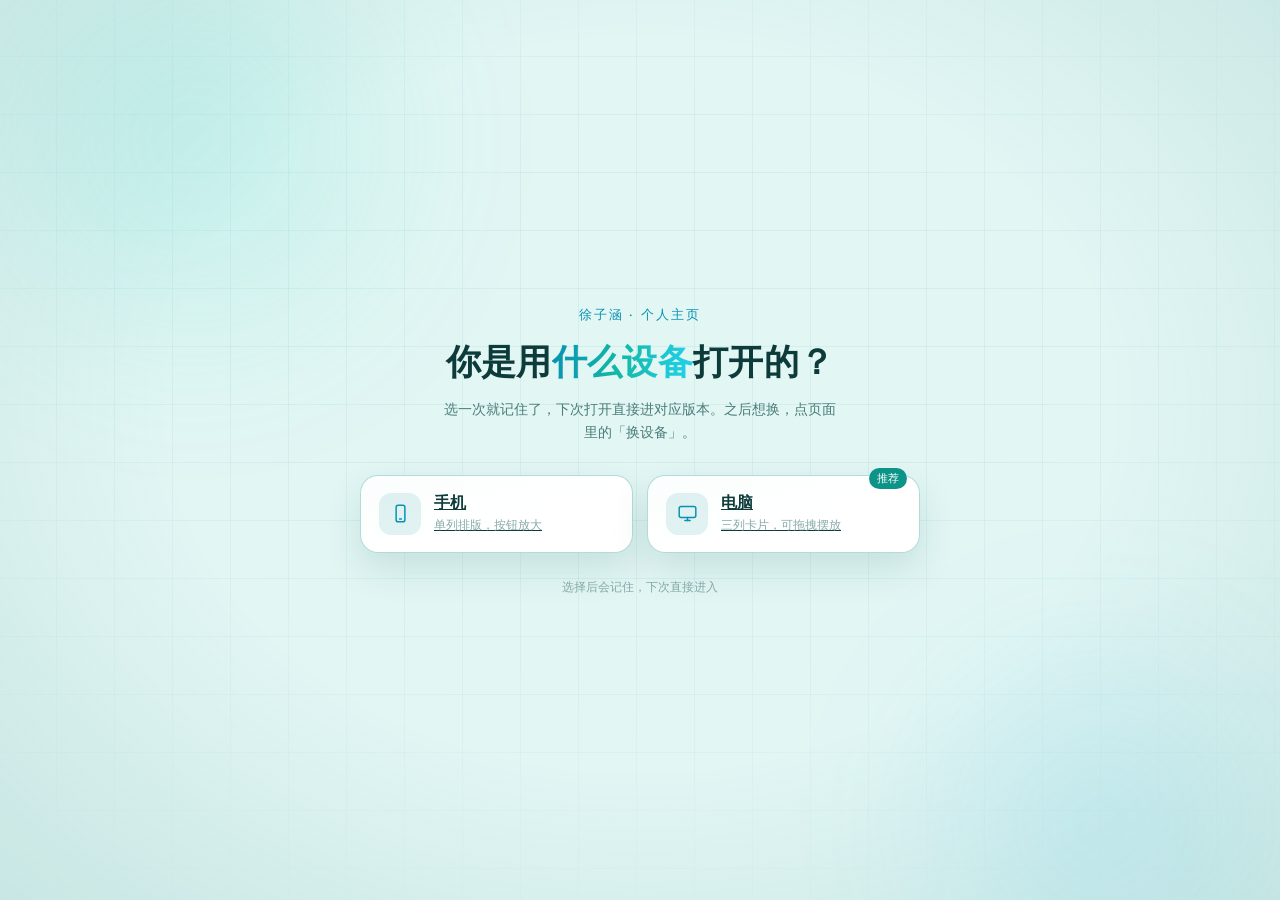
<file: index.html>
<!doctype html>
<html lang="zh-CN">
  <head>
    <meta charset="UTF-8" />
    <meta name="viewport" content="width=device-width, initial-scale=1.0" />
    <meta name="description" content="徐子涵的个人主页 —— 先选一下你是用手机还是电脑打开" />
    <meta name="theme-color" content="#e2f6f4" />
    <title>选择设备 · 徐子涵</title>
    <link rel="stylesheet" href="style.css" />

    <!-- 标签页图标：一个小月牙。矢量图，1KB 上下，跟着页面一起缓存 -->
    <link rel="icon" href="favicon.svg" type="image/svg+xml" />
    <link rel="apple-touch-icon" href="favicon.svg" />

    <!-- 分享出去的时候要有标题 / 简介 / 配图可看（微信、QQ、Twitter 都读这几条）。
         地址必须写全：抓分享卡片的程序不会替你猜域名。 -->
    <meta property="og:type" content="website" />
    <meta property="og:site_name" content="徐子涵 · 个人主页" />
    <meta property="og:locale" content="zh_CN" />
    <meta property="og:title" content="徐子涵 · 个人主页" />
    <meta property="og:description" content="先选一下你是用手机还是电脑打开 —— 选过就会记住。" />
    <meta property="og:url" content="https://xuzihan115.github.io/personal-homepage/" />
    <meta property="og:image" content="https://xuzihan115.github.io/personal-homepage/assets/monet-impression-sunrise.jpg" />
    <meta property="og:image:alt" content="莫奈《日出·印象》" />
    <meta name="twitter:card" content="summary_large_image" />
    <meta name="twitter:title" content="徐子涵 · 个人主页" />
    <meta name="twitter:description" content="先选一下你是用手机还是电脑打开 —— 选过就会记住。" />
    <meta name="twitter:image" content="https://xuzihan115.github.io/personal-homepage/assets/monet-impression-sunrise.jpg" />

    <!-- ===== 记忆判断：必须放在最前面 =====
         写在 <head> 里、且在浏览器开始画页面之前跑，命中记忆就直接 replace 走人，
         所以老访客连「闪一下选择页」都不会看到。
         带 ?switch=1 是点「换设备」主动回来的，这种时候必须让选择页正常显示。 ===== -->
    <script>
      (function () {
        var saved = null;
        try {
          saved = localStorage.getItem("xz_device");
        } catch (e) {
          saved = null; // 隐私模式里 localStorage 可能直接抛错，当作没选过
        }

        var force = String(location.search || "").indexOf("switch=1") >= 0;

        // 分享出去的链接常带着一段 hash（比如 .../#/projects）。替访客跳走的时候
        // 把它一起捎上，否则他一点进来就被丢回首页，看不到别人想给他看的那一页。
        var hash = String(location.hash || "");
        if (hash === "#") hash = "";

        if (!force && (saved === "mobile" || saved === "desktop")) {
          location.replace((saved === "mobile" ? "mobile.html" : "desktop.html") + hash);
        }
      })();
    </script>

    <style>
      /* 选择页自己的一小段样式。
         底色、网格、光晕、字体、圆角全部复用 style.css 的变量和 .backdrop，
         所以主页换配色时这里会自动跟着变，不用改第二遍。 */
      body.choose-page {
        min-height: 100vh;
        min-height: 100dvh;
        display: flex;
        align-items: center;
        justify-content: center;
        padding: 28px 20px;
        font-family: var(--sans);
        color: var(--text);
      }

      .choose {
        position: relative;
        z-index: 10;
        width: min(560px, 100%);
        text-align: center;
      }

      .choose-eyebrow {
        margin: 0 0 14px;
        font-family: var(--serif);
        font-size: 13px;
        letter-spacing: 0.16em;
        text-transform: uppercase;
        color: var(--accent);
      }

      .choose-title {
        margin: 0 0 12px;
        font-size: clamp(25px, 6.2vw, 35px);
        font-weight: 600;
        line-height: 1.32;
        letter-spacing: 0.01em;
      }

      .choose-title b {
        font-weight: 600;
        background: linear-gradient(100deg, var(--accent), var(--accent-2) 48%, var(--pink));
        -webkit-background-clip: text;
        background-clip: text;
        color: transparent;
      }

      .choose-sub {
        margin: 0 auto 30px;
        max-width: 30em;
        font-size: 13.5px;
        line-height: 1.75;
        color: var(--muted);
      }

      .choose-btns {
        display: grid;
        grid-template-columns: 1fr 1fr;
        gap: 14px;
      }

      /* 每个选项是一张卡：左边圆图标，中间标题 + 一句说明，右上角挂「推荐」 */
      .pick {
        position: relative;
        display: flex;
        align-items: center;
        gap: 13px;
        padding: 17px 18px;
        font-family: inherit;
        text-align: left;
        color: var(--text);
        background: linear-gradient(165deg, var(--card-top), var(--card) 60%);
        border: 1px solid var(--line-strong);
        border-radius: var(--radius);
        box-shadow: var(--shadow);
        cursor: pointer;
        transition: transform 0.18s ease, border-color 0.18s ease, box-shadow 0.18s ease;
      }

      .pick:hover,
      .pick:focus-visible {
        transform: translateY(-2px);
        border-color: var(--amber);
        box-shadow: var(--shadow), 0 0 0 3px var(--amber-soft);
        outline: none;
      }

      .pick-ic {
        flex: none;
        display: flex;
        align-items: center;
        justify-content: center;
        width: 42px;
        height: 42px;
        border-radius: 12px;
        color: var(--accent);
        background: var(--amber-soft);
      }

      .pick-ic svg {
        width: 21px;
        height: 21px;
        display: block;
        fill: none;
        stroke: currentColor;
        stroke-width: 1.7;
        stroke-linecap: round;
        stroke-linejoin: round;
      }

      .pick-txt {
        min-width: 0;
        display: block;
      }

      .pick-txt b {
        display: block;
        font-size: 15.5px;
        font-weight: 600;
        line-height: 1.4;
      }

      .pick-txt i {
        display: block;
        margin-top: 2px;
        font-size: 11.5px;
        font-style: normal;
        line-height: 1.5;
        color: var(--dim);
      }

      .pick-badge {
        position: absolute;
        top: -8px;
        right: 12px;
        padding: 2px 8px;
        font-size: 10.5px;
        line-height: 1.6;
        border-radius: 999px;
        color: var(--card);
        background: var(--amber);
      }

      .pick-badge[hidden] {
        display: none;
      }

      .choose-note {
        margin: 24px 0 0;
        font-size: 12px;
        line-height: 1.7;
        color: var(--dim);
      }

      /* 窄屏：两个选项竖着摞，别挤成并排 */
      @media (max-width: 560px) {
        .choose-btns {
          grid-template-columns: 1fr;
        }
        .pick {
          padding: 16px;
        }
      }

      @media (prefers-reduced-motion: reduce) {
        .pick {
          transition: none;
        }
        .pick:hover,
        .pick:focus-visible {
          transform: none;
        }
      }
    </style>
  </head>

  <body class="bg-sun choose-page">
    <!-- 背景：和主页同一套（淡网格 + 光晕 + 暗角），色调跟着 body.bg-sun 走 -->
    <div class="backdrop" aria-hidden="true">
      <div class="grid"></div>
      <div class="glow glow-a"></div>
      <div class="glow glow-b"></div>
      <div class="vignette"></div>
    </div>

    <main class="choose">
      <p class="choose-eyebrow">徐子涵 · 个人主页</p>
      <h1 class="choose-title">你是用<b>什么设备</b>打开的？</h1>
      <p class="choose-sub">选一次就记住了，下次打开直接进对应版本。之后想换，点页面里的「换设备」。</p>

      <!-- 用 <a> 而不是 <button>：脚本没跑起来时点一下照样能进对应版本，
           只是不记记忆而已（JS 负责把选择写进 localStorage，不拦默认跳转）。 -->
      <div class="choose-btns">
        <a class="pick" href="mobile.html" data-pick="mobile">
          <span class="pick-ic" aria-hidden="true">
            <svg viewBox="0 0 24 24"><rect x="7" y="2.5" width="10" height="19" rx="2.4" /><path d="M11 18.4h2" /></svg>
          </span>
          <span class="pick-txt">
            <b>手机</b>
            <i>单列排版，按钮放大</i>
          </span>
          <span class="pick-badge" id="badgeMobile" hidden>推荐</span>
        </a>

        <a class="pick" href="desktop.html" data-pick="desktop">
          <span class="pick-ic" aria-hidden="true">
            <svg viewBox="0 0 24 24"><rect x="2.5" y="4" width="19" height="12.5" rx="2.2" /><path d="M9 20h6" /><path d="M12 16.5V20" /></svg>
          </span>
          <span class="pick-txt">
            <b>电脑</b>
            <i>三列卡片，可拖拽摆放</i>
          </span>
          <span class="pick-badge" id="badgeDesktop" hidden>推荐</span>
        </a>
      </div>

      <p class="choose-note" id="chooseNote">选择后会记住，下次直接进入</p>
    </main>

    <script>
      (function () {
        "use strict";

        /* 按当前屏幕宽窄给个「推荐」角标 —— 只是提示，不替用户做决定，
           点哪个还是听用户的。 */
        var narrow = false;
        try {
          narrow = window.matchMedia("(max-width: 900px)").matches;
        } catch (e) {
          narrow = false;
        }
        var bm = document.getElementById("badgeMobile");
        var bd = document.getElementById("badgeDesktop");
        if (bm && narrow) bm.hidden = false;
        if (bd && !narrow) bd.hidden = false;

        /* 点哪个就把哪个记下来。故意不 preventDefault：
           记忆写失败（隐私模式等）也照样跳到对应页面，不会把人卡在这一页。 */
        var picks = [].slice.call(document.querySelectorAll(".pick"));
        var note = document.getElementById("chooseNote");

        function remember(e) {
          var mode = e.currentTarget.getAttribute("data-pick");
          var ok = true;

          // 带着 hash 一起走：别人分享的 .../#/projects 这种链接，
          // 选完设备之后还该落在同一页上，不能一选就把目标丢回首页。
          var here = window.location.hash || "";
          if (here.length > 1) {
            var link = e.currentTarget.getAttribute("href") || "";
            if (link) e.currentTarget.setAttribute("href", link.split("#")[0] + here);
          }

          try {
            localStorage.setItem("xz_device", mode);
          } catch (err) {
            ok = false;
          }
          // 存不下就吱一声，免得用户以为「记住」生效了
          if (!ok && note) {
            note.textContent = "这个浏览器不让记记忆，下次还得再选一次";
          }
        }

        for (var i = 0; i < picks.length; i++) {
          picks[i].addEventListener("click", remember);
        }
      })();
    </script>
  </body>
</html>
</file>
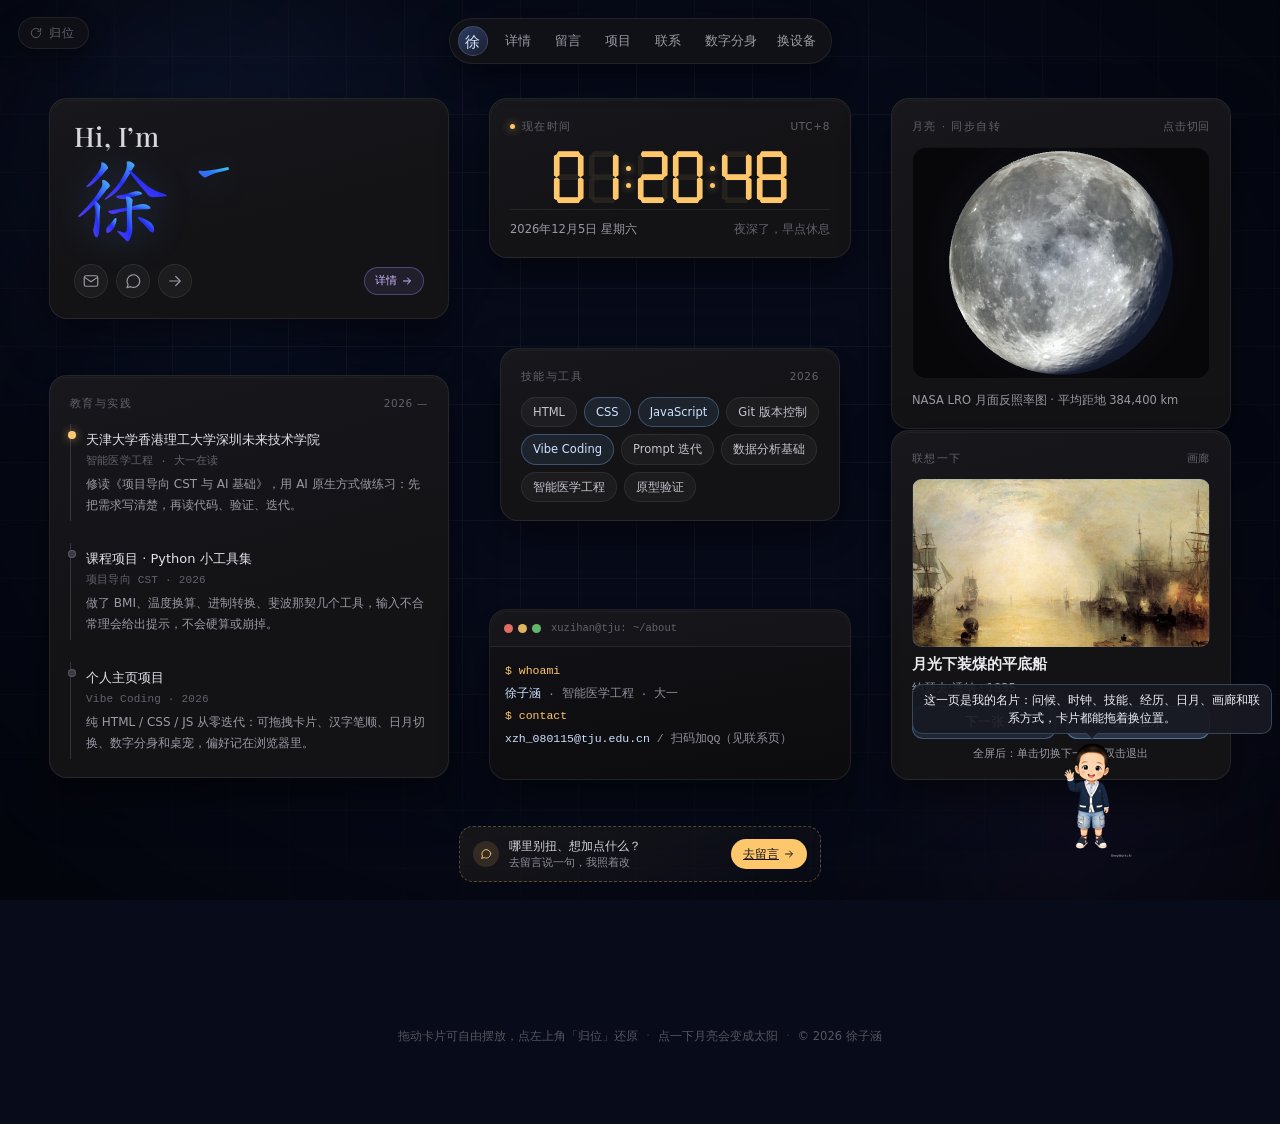
<file: desktop.html>
<!doctype html>
<html lang="zh-CN">
  <head>
    <meta charset="UTF-8" />
    <meta name="viewport" content="width=device-width, initial-scale=1.0" />
    <meta name="description" content="徐子涵的个人主页 —— 可拖拽模块 · 汉字笔顺 · 太阳与月亮" />
    <meta name="theme-color" content="#070b1a" />
    <title>徐子涵 · 个人主页</title>
    <link rel="stylesheet" href="style.css?v=13" />

    <!-- 标签页图标：一个小月牙。矢量图，1KB 上下，跟着页面一起缓存 -->
    <link rel="icon" href="favicon.svg" type="image/svg+xml" />
    <link rel="apple-touch-icon" href="favicon.svg" />

    <!-- 分享出去的时候要有标题 / 简介 / 配图可看（微信、QQ、Twitter 都读这几条）。
         地址必须写全：抓分享卡片的程序不会替你猜域名。 -->
    <meta property="og:type" content="website" />
    <meta property="og:site_name" content="徐子涵 · 个人主页" />
    <meta property="og:locale" content="zh_CN" />
    <meta property="og:title" content="徐子涵 · 个人主页" />
    <meta property="og:description" content="可拖拽模块 · 汉字笔顺 · 太阳与月亮 —— 用 WebGL 做的日面与月面。" />
    <meta property="og:url" content="https://xuzihan115.github.io/personal-homepage/desktop.html" />
    <meta property="og:image" content="https://xuzihan115.github.io/personal-homepage/assets/monet-impression-sunrise.jpg" />
    <meta property="og:image:alt" content="莫奈《日出·印象》" />
    <meta name="twitter:card" content="summary_large_image" />
    <meta name="twitter:title" content="徐子涵 · 个人主页" />
    <meta name="twitter:description" content="可拖拽模块 · 汉字笔顺 · 太阳与月亮 —— 用 WebGL 做的日面与月面。" />
    <meta name="twitter:image" content="https://xuzihan115.github.io/personal-homepage/assets/monet-impression-sunrise.jpg" />
  </head>
  <body class="bg-moon">
    <!-- ===== 背景：淡网格 + 光晕（色调跟着太阳 / 月亮走） ===== -->
    <div class="backdrop" aria-hidden="true">
      <div class="grid"></div>
      <div class="glow glow-a"></div>
      <div class="glow glow-b"></div>
      <div class="vignette"></div>
    </div>

    <!-- ===== 光标涟漪：鼠标划过时，在背景上按光标位置起一圈很淡的波纹 =====
         位置讲究：放在背景之后、卡片和画作之前，所以波纹浮在背景上、又压不到内容；
         进画作模式后会被不透明的画盖住，看画时完全不受打扰。
         脚本没跑起来时它就是个空的透明层，什么都看不见。 ===== -->
    <div class="cursor-fx" id="cursorFx" aria-hidden="true"></div>

    <!-- ===== 「联想一下」的画作背景：平时完全透明，点了按钮才淡入 =====
         太阳 / 月亮各有一组公有领域画作（只收横版：竖版铺满 16:9 屏幕时会被放大到只剩局部），
         每次进画作模式随机取一幅，右下角标出作品名和作者。
         这里的 background-image 只是「脚本没跑起来」时的兜底，正常运行由 js/mood.js 现场换。
         画作出处见 CREDITS.md ===== -->
    <div class="painting-layer" aria-hidden="true">
      <div class="painting painting-sun"></div>
      <div class="painting painting-moon"></div>
      <div class="painting-veil"></div>
    </div>

    <!-- 画作署名：跟画一起淡入，「联想一下」每次随机换一幅 -->
    <figure class="painting-credit" id="paintingCredit">
      <figcaption class="art-credit">
        <span class="art-title" id="artTitle"></span>
        <span class="art-artist" id="artArtist"></span>
      </figcaption>
    </figure>

    <!-- 竖屏画作提示：画是横着铺满的，闪一下提醒可以把手机转过来（只对触屏竖屏生效，
         纯 CSS 控制，2 秒左右自己淡出，不挡任何点击） -->
    <div class="muse-rotate-hint" aria-hidden="true">
      <svg viewBox="0 0 24 24"><path d="M20.5 12a8.5 8.5 0 0 1-14.6 5.9" /><path d="M5.5 12A8.5 8.5 0 0 1 20.1 6.1" /><path d="M20.3 2.6v3.9h-3.9" /><path d="M3.7 21.4v-3.9h3.9" /></svg>
      <span>横过手机，画面更完整</span>
    </div>

    <!-- ===== 左上角：卡片归位（每次刷新页面也都从这里的位置开始） ===== -->
    <button class="nav-reset corner-reset" id="resetLayout" type="button" title="所有卡片回到初始位置" aria-label="所有卡片回到初始位置">
      <svg viewBox="0 0 24 24" aria-hidden="true"><path d="M20 12a8 8 0 1 1-2.6-5.9" /><path d="M20 4v5h-5" /></svg>
      <span class="corner-reset-text">归位</span>
    </button>

    <!-- ===== 顶部导航：点一下进入对应页面（hash 路由，#/ 是首页卡片） ===== -->
    <header class="topbar">
      <div class="nav-pill">
        <a class="nav-logo" href="#/" data-route="home" aria-label="回到首页">徐</a>
        <nav class="nav-links" aria-label="页面导航">
          <a href="#/detail" data-route="detail">详情</a>
          <a href="#/guestbook" data-route="guestbook">留言</a>
          <a href="#/projects" data-route="projects">项目</a>
          <a href="#/contact" data-route="contact">联系</a>
          <a href="#/avatar" data-route="avatar">数字分身</a>
          <a class="nav-switch" href="index.html?switch=1" title="重新选择用手机还是电脑打开">换设备</a>
        </nav>
      </div>
    </header>

    <!-- ===== 舞台：卡片可自由拖动 ===== -->
    <main class="stage" id="stage">
      <!-- ① 自我介绍（模块一：名字按笔顺书写，写完清空重写，颜色渐变） -->
      <section class="card card-intro module" id="intro" data-card="intro" data-nav="intro">
        <p class="hello">Hi, I&rsquo;m</p>
        <div class="name-row" id="nameRow" aria-label="徐子涵">
          <span class="name-fallback">徐子涵</span>
          <span class="caret" aria-hidden="true"></span>
        </div>
        <div class="icon-row">
          <a class="icon-btn" href="mailto:xzh_080115@tju.edu.cn" title="邮箱：xzh_080115@tju.edu.cn" aria-label="发送邮件">
            <svg viewBox="0 0 24 24" aria-hidden="true"><rect x="3" y="5" width="18" height="14" rx="2.5" /><path d="M4 7.5l8 5.5 8-5.5" /></svg>
          </a>
          <a class="icon-btn" href="#/contact" title="扫码加QQ" aria-label="扫码加QQ">
            <svg viewBox="0 0 24 24" aria-hidden="true"><path d="M21 12a8.5 8.5 0 0 1-12.3 7.6L4 21l1.5-4A8.5 8.5 0 1 1 21 12z" /></svg>
          </a>
          <button class="icon-btn" type="button" data-focus="experience" title="看我的经历" aria-label="看我的经历">
            <svg viewBox="0 0 24 24" aria-hidden="true"><path d="M5 12h13" /><path d="M13 6l6 6-6 6" /></svg>
          </button>
          <a class="pill-tag pill-link" href="#/detail" title="看这个主页的详情" aria-label="看详情">
            详情
            <svg viewBox="0 0 24 24" aria-hidden="true"><path d="M5 12h13" /><path d="M13 6l6 6-6 6" /></svg>
          </a>
        </div>
      </section>

      <!-- ② 当前时间（模块二：七段数码管时钟） -->
      <section class="card card-clock module" id="clock" data-card="clock">
        <div class="card-label">
          <span class="live-dot" aria-hidden="true"></span>
          <span>现在时间</span>
          <span class="label-right">UTC+8</span>
        </div>
        <div class="seg-clock" id="segClock" role="timer" aria-live="off"></div>
        <div class="clock-meta">
          <span id="clockDate">—</span>
          <span id="clockGreet" class="dim">—</span>
        </div>
      </section>

      <!-- ③ 太阳 / 月亮（模块三：点击切换，太阳自转 + 日珥，月亮带环形山） -->
      <section class="card card-celestial module is-moon" id="celestial" data-card="celestial">
        <div class="card-label">
          <span id="celestialLabel">月亮 · 同步自转</span>
          <span class="label-right dim" id="celestialToggle">点击切回</span>
        </div>
        <div class="canvas-wrap">
          <canvas id="celestialCanvas" width="320" height="230"></canvas>
          <div class="celestial-fallback" id="celestialFallback" hidden></div>
        </div>
        <div class="celestial-meta">
          <span id="celestialMeta">NASA LRO 月面反照率图 · 平均距地 384,400 km</span>
        </div>
      </section>

      <!-- ④ 联想一下（画作画廊卡片）：卡片里直接看画 + 介绍，「下一张」顺序换画，
           「全屏显示」把当前这幅铺满屏幕（画作模式，单击换下一幅、双击退出）。
           「联想一下」以前是左上角的角落按钮，现在是太阳 / 月亮下面的正式卡片。 -->
      <section class="card card-muse module" id="muse" data-card="muse">
        <div class="card-label"><span>联想一下</span><span class="label-right dim">画廊</span></div>
        <div class="muse-frame" id="museFrame" aria-hidden="true"></div>
        <div class="muse-cap">
          <p class="muse-title" id="museTitle"></p>
          <p class="muse-artist" id="museArtist"></p>
        </div>
        <div class="muse-actions">
          <button class="muse-act" id="museNext" type="button" title="顺序切换到下一幅画" aria-label="切换到下一幅画">下一张</button>
          <button class="muse-act muse-full" id="museBtn" type="button" title="把这幅画铺满屏幕（单击换下一幅，双击退出）" aria-label="全屏显示这幅画" aria-pressed="false">全屏显示</button>
        </div>
        <p class="muse-hint">全屏后：单击切换下一张 · 双击退出</p>
      </section>

      <!-- ⑤ 技能（第一版内容：标签胶囊） -->
      <section class="card card-skills module" id="skills" data-card="skills" data-nav="skills">
        <div class="card-label"><span>技能与工具</span><span class="label-right dim">2026</span></div>
        <div class="tag-cloud">
          <span class="tag">HTML</span>
          <span class="tag hot">CSS</span>
          <span class="tag hot">JavaScript</span>
          <span class="tag">Git 版本控制</span>
          <span class="tag hot">Vibe Coding</span>
          <span class="tag">Prompt 迭代</span>
          <span class="tag">数据分析基础</span>
          <span class="tag">智能医学工程</span>
          <span class="tag">原型验证</span>
        </div>
      </section>

      <!-- ⑥ 经历（第一版内容） -->
      <section class="card card-exp module" id="experience" data-card="experience" data-nav="experience">
        <div class="card-label"><span>教育与实践</span><span class="label-right dim">2026 —</span></div>
        <ul class="timeline">
          <li>
            <span class="tl-title">天津大学香港理工大学深圳未来技术学院</span>
            <span class="tl-meta">智能医学工程 · 大一在读</span>
            <span class="tl-desc">修读《项目导向 CST 与 AI 基础》，用 AI 原生方式做练习：先把需求写清楚，再读代码、验证、迭代。</span>
          </li>
          <li>
            <span class="tl-title">课程项目 · Python 小工具集</span>
            <span class="tl-meta">项目导向 CST · 2026</span>
            <span class="tl-desc">做了 BMI、温度换算、进制转换、斐波那契几个工具，输入不合常理会给出提示，不会硬算或崩掉。</span>
          </li>
          <li>
            <span class="tl-title">个人主页项目</span>
            <span class="tl-meta">Vibe Coding · 2026</span>
            <span class="tl-desc">纯 HTML / CSS / JS 从零迭代：可拖拽卡片、汉字笔顺、日月切换、数字分身和桌宠，偏好记在浏览器里。</span>
          </li>
        </ul>
      </section>

      <!-- ⑦ 联系（终端卡片） -->
      <section class="card card-term module" id="contact" data-card="contact" data-nav="contact">
        <div class="term-bar">
          <span class="term-dots" aria-hidden="true"><i></i><i></i><i></i></span>
          <span class="term-path">xuzihan@tju: ~/about</span>
        </div>
        <pre class="term-body" id="termBody"></pre>
      </section>

      <!-- ⑧ 引导条（在中列下方的空地上）：一句话把有意见的人指到留言页去。
           故意不加 .card / data-card —— 它不是内容卡片，不参与拖拽，也不进「归位」。
           数字分身不再是一张卡片：它有自己的独立页面，在顶部导航「联系」和「换设备」之间。 -->
      <aside class="ask-guide" id="askGuide">
        <span class="ask-guide-ic" aria-hidden="true">
          <svg viewBox="0 0 24 24"><path d="M20 11.5a7.5 7.5 0 0 1-11 6.6L4.5 19.5l1.4-4A7.5 7.5 0 1 1 20 11.5z" /></svg>
        </span>
        <p class="ask-guide-txt">
          哪里别扭、想加点什么？
          <span class="dim">去留言说一句，我照着改</span>
        </p>
        <a class="ask-guide-btn" href="#/guestbook">
          去留言
          <svg viewBox="0 0 24 24" aria-hidden="true"><path d="M5 12h13" /><path d="M13 6l6 6-6 6" /></svg>
        </a>
      </aside>
    </main>

    <!-- ===== 独立页面：由 hash 路由切换，默认全隐藏（见 js/router.js） ===== -->
    <div class="pages" id="pages">

      <!-- 详情：个人信息 -->
      <section class="page" data-page="detail" hidden>
        <div class="page-head">
          <h2>详情</h2>
          <p class="page-lead">我的个人信息</p>
        </div>

        <div class="page-body">
          <p>我是徐子涵，天津大学香港理工大学深圳未来技术学院智能医学工程专业的大一学生。智能医学工程是个交叉学科：一边是工程和代码，一边是医学和生命科学，学的是怎么用技术去解决医疗里的问题——这也是我最感兴趣的地方。</p>
          <p>我做事的方式是「先做出来，再改好」：想法冒出来，先搭一个能跑的最小版本，哪怕粗糙；然后自己用一遍，找出不顺手的地方，一版一版往下改。这个主页就是这么长出来的——从一张静态页面，到现在的可拖拽卡片、日月切换、数字分身和桌宠。</p>
          <p>现在我在学 Web 开发和 Vibe Coding 的工程化实践：先把需求写清楚，再让 AI 生成代码，然后自己读代码、验证、迭代。AI 负责快，我负责判断——哪里不对、为什么不对、怎么改，这些还是得自己想明白。</p>
          <p>平时主要折腾三件事：编程、乒乓球、数学建模。编程练把问题讲清楚，乒乓球练反应和专注，数学建模练把现实里的问题拆成能算的形式。除此之外还喜欢天文和看画，主页里的太阳、月亮和画廊就是从这儿来的。</p>
        </div>

        <h3 class="blk-title">兴趣爱好</h3>
        <ul class="like-list">
          <li class="like-item">
            <span class="like-ic" aria-hidden="true">
              <svg viewBox="0 0 24 24"><circle cx="11" cy="10" r="6.6" /><path d="M7.2 15.4 4.6 20.6" /></svg>
            </span>
            <div class="like-txt">
              <h4>乒乓球</h4>
              <p>课间和周末的固定安排。球小、球速快，最练专注和反应。</p>
            </div>
          </li>
          <li class="like-item">
            <span class="like-ic" aria-hidden="true">
              <svg viewBox="0 0 24 24"><path d="M9 7.5 4.5 12 9 16.5" /><path d="M15 7.5 19.5 12 15 16.5" /></svg>
            </span>
            <div class="like-txt">
              <h4>编程</h4>
              <p>从 Python 小工具开始（BMI、温度换算、进制转换这些），现在能独立做出一个网页。</p>
            </div>
          </li>
          <li class="like-item">
            <span class="like-ic" aria-hidden="true">
              <svg viewBox="0 0 24 24"><path d="M4 4v16h16" /><path d="M7 16.5 11.5 11l3 3L20 7" /></svg>
            </span>
            <div class="like-txt">
              <h4>数学建模</h4>
              <p>喜欢把现实问题翻译成公式和代码，再用跑出来的结果反过来检查自己的假设。</p>
            </div>
          </li>
        </ul>

        <h3 class="blk-title">基本信息</h3>
        <ul class="contact-list">
          <li>
            <span class="ct-key">姓名</span>
            <span>徐子涵</span>
          </li>
          <li>
            <span class="ct-key">学校</span>
            <span>天津大学香港理工大学深圳未来技术学院</span>
          </li>
          <li>
            <span class="ct-key">专业</span>
            <span>智能医学工程</span>
          </li>
          <li>
            <span class="ct-key">年级</span>
            <span>大一在读</span>
          </li>
        </ul>

        <div class="page-foot">
          <a class="page-btn" href="#/contact">联系方式</a>
          <a class="page-btn ghost" href="#/">回首页</a>
        </div>
      </section>

      <!-- 留言 -->
      <section class="page" data-page="guestbook" hidden>
        <div class="page-head">
          <h2>留言</h2>
          <p class="page-lead">给我留句话吧</p>
        </div>
        <form class="gb-form" id="guestForm">
          <input type="text" id="guestName" maxlength="16" placeholder="你的名字（可留空）" autocomplete="off" />
          <textarea id="guestText" rows="3" maxlength="200" placeholder="想说的话…"></textarea>
          <div class="gb-actions">
            <span class="gb-tip" id="guestTip">留言公开可见，点开这个链接的人都能看到；昵称可以留空。</span>
            <button class="page-btn" type="submit">发布</button>
          </div>
        </form>
        <ul class="gb-list" id="guestList"></ul>
      </section>

      <!-- 项目 -->
      <section class="page" data-page="projects" hidden>
        <div class="page-head">
          <h2>项目</h2>
          <p class="page-lead">做过的东西 · 前四个点「试一下」能直接用</p>
        </div>

        <div class="proj-grid">
          <article class="proj-card">
            <h3>计算 BMI</h3>
            <p class="proj-meta">Python · 2026</p>
            <p>输入身高和体重算出 BMI。身高、体重明显不合常理时会提示单位写错了，不会硬算。</p>
            <button class="page-btn ghost proj-toggle" type="button" data-open="tool-bmi" aria-expanded="false" aria-controls="tool-bmi">试一下</button>
            <div class="proj-tool" id="tool-bmi" hidden>
              <label class="tool-row">
                <span class="tool-key">身高 (m)</span>
                <input type="number" id="bmiH" step="0.01" inputmode="decimal" placeholder="1.75" />
              </label>
              <label class="tool-row">
                <span class="tool-key">体重 (kg)</span>
                <input type="number" id="bmiW" step="0.1" inputmode="decimal" placeholder="65" />
              </label>
              <button class="page-btn" type="button" data-run="bmi">算 BMI</button>
              <p class="tool-out" id="bmiOut" role="status" aria-live="polite"></p>
            </div>
          </article>

          <article class="proj-card">
            <h3>摄氏 / 华氏转换</h3>
            <p class="proj-meta">Python · 2026</p>
            <p>把摄氏度换算成华氏度，结果保留一位小数。输入不是数字会提示重试，不会崩。</p>
            <button class="page-btn ghost proj-toggle" type="button" data-open="tool-temp" aria-expanded="false" aria-controls="tool-temp">试一下</button>
            <div class="proj-tool" id="tool-temp" hidden>
              <label class="tool-row">
                <span class="tool-key">摄氏 (℃)</span>
                <input type="number" id="tempC" step="0.1" inputmode="decimal" placeholder="25" />
              </label>
              <button class="page-btn" type="button" data-run="temp">转成华氏</button>
              <p class="tool-out" id="tempOut" role="status" aria-live="polite"></p>
            </div>
          </article>

          <article class="proj-card">
            <h3>进制转换</h3>
            <p class="proj-meta">Python · 2026</p>
            <p>在 2 到 10 进制之间互相转换，输入的数字会先按源进制校验合不合法，再逐位算出来。</p>
            <button class="page-btn ghost proj-toggle" type="button" data-open="tool-base" aria-expanded="false" aria-controls="tool-base">试一下</button>
            <div class="proj-tool" id="tool-base" hidden>
              <div class="tool-row">
                <span class="tool-key">进制</span>
                <input type="number" id="baseFrom" min="2" max="10" step="1" inputmode="numeric" placeholder="10" value="10" />
                <span class="tool-arrow">到</span>
                <input type="number" id="baseTo" min="2" max="10" step="1" inputmode="numeric" placeholder="2" value="2" />
              </div>
              <label class="tool-row">
                <span class="tool-key">数字</span>
                <input type="text" id="baseNum" inputmode="numeric" placeholder="255" autocomplete="off" />
              </label>
              <button class="page-btn" type="button" data-run="base">转换</button>
              <p class="tool-out" id="baseOut" role="status" aria-live="polite"></p>
            </div>
          </article>

          <article class="proj-card">
            <h3>斐波那契第 x 项</h3>
            <p class="proj-meta">Python · 2026</p>
            <p>算出斐波那契数列的第 x 项。用循环一步步往前推，不用递归，所以项数大也不会卡死。</p>
            <button class="page-btn ghost proj-toggle" type="button" data-open="tool-fib" aria-expanded="false" aria-controls="tool-fib">试一下</button>
            <div class="proj-tool" id="tool-fib" hidden>
              <label class="tool-row">
                <span class="tool-key">第几项</span>
                <input type="number" id="fibN" min="1" max="500" step="1" inputmode="numeric" placeholder="30" />
              </label>
              <button class="page-btn" type="button" data-run="fib">算出来</button>
                <p class="tool-out" id="fibOut" role="status" aria-live="polite"></p>
              </div>
            </article>

          <article class="proj-card">
            <h3>班级课程表</h3>
            <p class="proj-meta">网页 · PWA · 2026</p>
            <p>给班里做的课表网页：按周显示每天的课与作息，做了手机 / 电脑两套版面，带当前位置的天气与分时预报，还能装到桌面，断网也能打开。</p>
            <a class="page-btn ghost" href="https://xuzihan115.github.io/26shangying2-timetable-2/" target="_blank" rel="noopener">打开看看</a>
          </article>
          </div>


        <article class="proj-card proj-wide">
          <h3>这个主页本身</h3>
          <p class="proj-meta">Vibe Coding · 2026</p>
          <p>纯 HTML / CSS / JS 从零写起，一版一版改出来的个人主页：可拖拽卡片、汉字笔顺、数码管时钟、太阳与月亮，还有数字分身、桌宠和留言板。</p>
          <button class="page-btn ghost proj-toggle" type="button" data-open="tech-detail" aria-expanded="false" aria-controls="tech-detail">看技术细节</button>
          <div class="proj-tool" id="tech-detail" hidden>
            <ol class="detail-list">
              <li>
                <h3>可拖拽的卡片主页</h3>
                <p>六张卡片绝对定位排成三列，用指针事件实现拖动，位置记在浏览器里；左上角「归位」一键还原，窄屏自动变单列。</p>
              </li>
              <li>
                <h3>汉字笔顺</h3>
                <p>名字用 hanzi-writer 的笔顺数据逐笔写出来，写完停一下再清空重写，笔画带渐变描边。</p>
              </li>
              <li>
                <h3>数码管时钟</h3>
                <p>七段数码管用 CSS 画，每秒刷新，配日期和按时段变的问候语。</p>
              </li>
              <li>
                <h3>太阳与月亮</h3>
                <p>Three.js 写自定义着色器：太阳是程序化日面加日珥弧环和临边昏暗；月亮用 NASA LRO 反照率贴图现场派生高度，做出月海起伏。点一下就能互换。</p>
              </li>
              <li>
                <h3>多页面路由</h3>
                <p>首页和五个独立页面装在同一个文件里，用 hash 路由（#/detail、#/projects、#/avatar…）切换，不刷新页面；浏览器前进 / 后退和单页直链都能用，桌面、手机两套版面共用一套脚本。</p>
              </li>
              <li>
                <h3>数字分身</h3>
                <p>前端只请求一层服务端代理，API Key 放在服务端的环境变量里、不进网页。代理按顺序调用几款大模型，某个额度用完或没开通就自动换下一个；主页资料写进系统提示词，当他的知识库。</p>
              </li>
              <li>
                <h3>桌宠</h3>
                <p>可拖动的小人，位置记在 localStorage；进数字分身页跑到固定锚点，离开时安静回右下角，其他页面之间切换不挪窝；空闲时轮流冒泡，介绍页面里能玩的功能。</p>
              </li>
              <li>
                <h3>留言板</h3>
                <p>接 Supabase 公开数据库，RLS 只放开「读」和「插入」；发布后回读最新列表。断网或没配置时自动退回本机 localStorage，页面不报错。</p>
              </li>
              <li>
                <h3>画廊与昼夜主题</h3>
                <p>「联想一下」轮播本地画作，支持全屏画作模式（单击换画、双击退出）；点太阳 / 月亮切换整套 CSS 变量，背景、卡片和文字一起换色，偏好记在本地。</p>
              </li>
            </ol>
          </div>
        </article>
      </section>

      <!-- 联系 -->
      <section class="page" data-page="contact" hidden>
        <div class="page-head">
          <h2>联系</h2>
          <p class="page-lead">想聊两句随时找我</p>
        </div>
        <ul class="contact-list">
          <li>
            <span class="ct-key">邮箱</span>
            <a href="mailto:xzh_080115@tju.edu.cn">xzh_080115@tju.edu.cn</a>
          </li>
          <li>
            <span class="ct-key">扫码加QQ</span>
            <span class="ct-value">用手机 QQ 扫一扫加我</span>
          </li>
          <li class="contact-qr-li">
            <span class="ct-key">二维码</span>
            <img class="contact-qr" src="assets/qq-qr.png?v=2" alt="QQ 加好友二维码，扫码加我为好友" width="200" height="200" loading="lazy" decoding="async" />
          </li>
          <li>
            <span class="ct-key">学校</span>
            <span>天津大学香港理工大学深圳未来技术学院 · 智能医学工程</span>
          </li>
        </ul>
      </section>

      <!-- 数字分身（独立页面：顶部导航「数字分身」进入。
           聊天 UI 和原来那张卡片共用同一套元素 id（chatBox / chatForm / chatInput），
           js/avatar.js 无需改一行；DeepSeek 大模型驱动，见 js/avatar.js） -->
      <section class="page page-avatar" data-page="avatar" hidden>
        <div class="page-head">
          <h2>数字分身</h2>
          <p class="page-lead">多个大模型轮流兜底的「数字徐子涵」——他读过这个主页上的全部资料</p>
        </div>
        <div class="page-body">
          <p>做过什么、怎么想的、用了什么技术，都能问他。他按主页上的公开资料回答，拿不准的事会老实说不聊。</p>
        </div>
        <div class="chat" id="chatBox" role="log" aria-live="polite"></div>
        <form class="chat-form" id="chatForm" autocomplete="off">
          <input class="chat-input" id="chatInput" type="text" maxlength="200"
                 placeholder="问问子涵…" enterkeyhint="send" aria-label="给数字分身提问" />
          <button class="chat-send" type="submit" aria-label="发送">发送</button>
        </form>
        <div class="page-foot">
          <a class="page-btn" href="#/">回首页</a>
          <a class="page-btn ghost" href="#/contact">找本人</a>
        </div>
      </section>

    </div>

    <!-- ===== 桌宠：Q 版小人，可拖动 / 说话（见 js/pet.js） ===== -->
    <div class="pet" id="pet" aria-hidden="true">
      <div class="pet-bubble" id="petBubble" role="status"></div>
      <div class="pet-face">
        <img class="pet-body" src="assets/pet-128.png" width="84" height="126" alt="Q版小人桌宠" draggable="false" />
      </div>
    </div>

    <!-- ===== 底部提示 ===== -->
    <footer class="hintbar">
      <span>拖动卡片可自由摆放，点左上角「归位」还原</span>
      <span class="sep" aria-hidden="true">·</span>
      <span>点一下月亮会变成太阳</span>
      <span class="sep" aria-hidden="true">·</span>
      <span>© <span id="year">2026</span> 徐子涵</span>
    </footer>

    <!-- ===== 脚本：自检 → 第三方库 → 数据 → 模块 → 入口 ===== -->
    <script src="js/diag.js"></script>
    <script src="js/three.min.js"></script>
    <script src="js/GLTFLoader.js"></script>
    <script src="js/hanzi.js"></script>
    <script src="js/sun-moon.js?v=8"></script>
    <script src="js/modules.js"></script>
    <script src="js/router.js"></script>
    <script src="js/pages.js"></script>
    <script src="js/tools.js"></script>
    <script src="js/skills.js?v=3"></script>
    <script src="js/mood.js?v=5"></script>
    <script src="js/cursor.js"></script>
    <script src="js/avatar-knowledge.js?v=11"></script>
    <script src="js/avatar.js?v=4"></script>
    <script src="js/pet.js?v=8"></script>
    <script src="script.js"></script>
  </body>
</html>
</file>
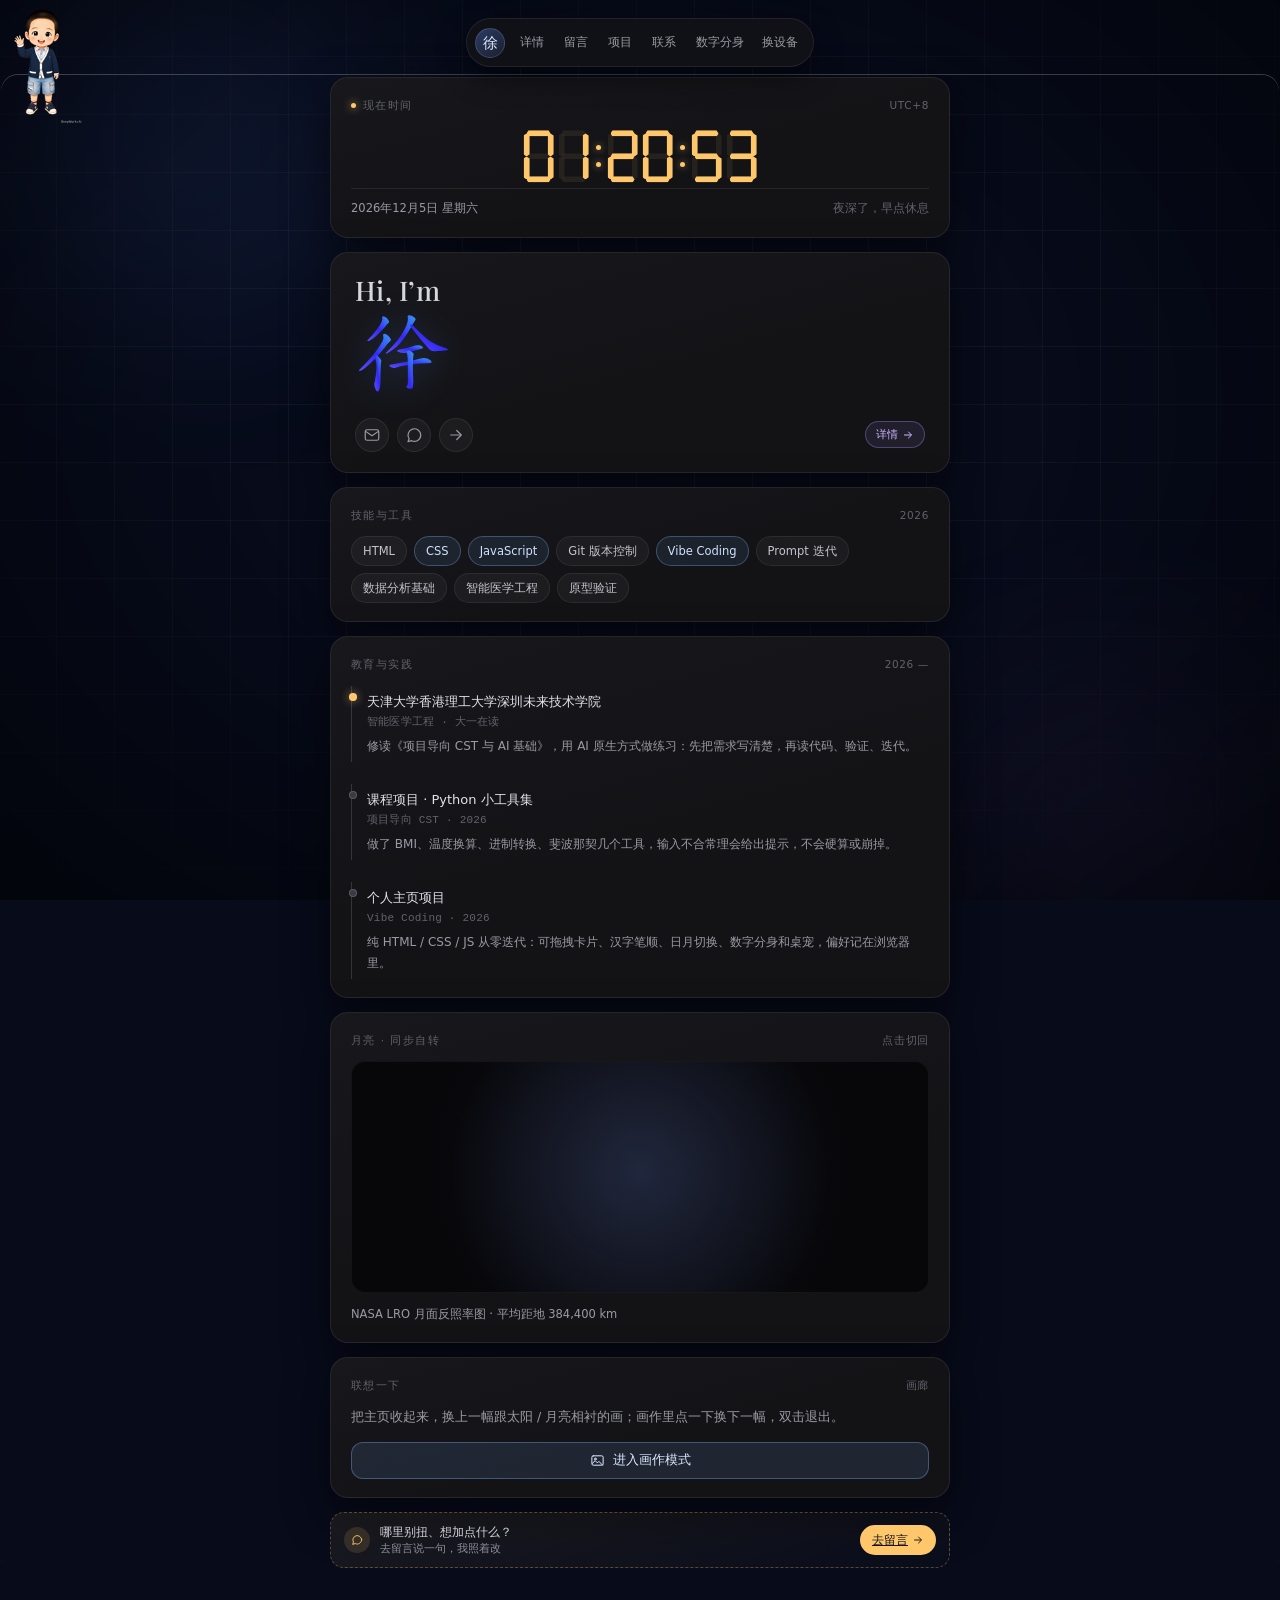
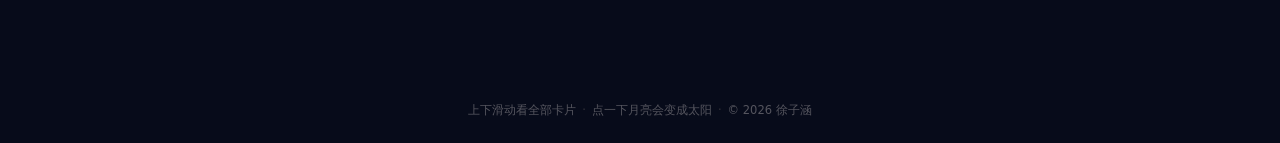
<file: mobile.html>
<!doctype html>
<html lang="zh-CN" class="mobile">
  <head>
    <meta charset="UTF-8" />
    <meta name="viewport" content="width=device-width, initial-scale=1.0, viewport-fit=cover" />
    <meta name="description" content="徐子涵的个人主页 —— 手机版 · 汉字笔顺 · 太阳与月亮" />
    <meta name="theme-color" content="#070b1a" />
    <title>徐子涵 · 个人主页</title>
    <link rel="stylesheet" href="style.css?v=13" />
    <!-- 手机版专有的收尾调整：管的是 style.css 在窄屏下没管干净的地方（见文件内注释） -->
    <link rel="stylesheet" href="mobile.css?v=6" />

    <!-- 标签页图标：一个小月牙。矢量图，1KB 上下，跟着页面一起缓存 -->
    <link rel="icon" href="favicon.svg" type="image/svg+xml" />
    <link rel="apple-touch-icon" href="favicon.svg" />

    <!-- 分享出去的时候要有标题 / 简介 / 配图可看（微信、QQ、Twitter 都读这几条）。
         地址必须写全：抓分享卡片的程序不会替你猜域名。 -->
    <meta property="og:type" content="website" />
    <meta property="og:site_name" content="徐子涵 · 个人主页" />
    <meta property="og:locale" content="zh_CN" />
    <meta property="og:title" content="徐子涵 · 个人主页" />
    <meta property="og:description" content="手机版 · 汉字笔顺 · 太阳与月亮 —— 用 WebGL 做的日面与月面。" />
    <meta property="og:url" content="https://xuzihan115.github.io/personal-homepage/mobile.html" />
    <meta property="og:image" content="https://xuzihan115.github.io/personal-homepage/assets/monet-impression-sunrise.jpg" />
    <meta property="og:image:alt" content="莫奈《日出·印象》" />
    <meta name="twitter:card" content="summary_large_image" />
    <meta name="twitter:title" content="徐子涵 · 个人主页" />
    <meta name="twitter:description" content="手机版 · 汉字笔顺 · 太阳与月亮 —— 用 WebGL 做的日面与月面。" />
    <meta name="twitter:image" content="https://xuzihan115.github.io/personal-homepage/assets/monet-impression-sunrise.jpg" />
  </head>
  <body class="bg-moon">
    <!-- ===== 背景：淡网格 + 光晕（色调跟着太阳 / 月亮走） ===== -->
    <div class="backdrop" aria-hidden="true">
      <div class="grid"></div>
      <div class="glow glow-a"></div>
      <div class="glow glow-b"></div>
      <div class="vignette"></div>
    </div>

    <!-- ===== 光标涟漪：鼠标划过时，在背景上按光标位置起一圈很淡的波纹 =====
         位置讲究：放在背景之后、卡片和画作之前，所以波纹浮在背景上、又压不到内容；
         进画作模式后会被不透明的画盖住，看画时完全不受打扰。
         脚本没跑起来时它就是个空的透明层，什么都看不见。 ===== -->
    <div class="cursor-fx" id="cursorFx" aria-hidden="true"></div>

    <!-- ===== 「联想一下」的画作背景：平时完全透明，点了按钮才淡入 =====
         太阳 / 月亮各有一组公有领域画作（只收横版：竖版铺满 16:9 屏幕时会被放大到只剩局部），
         每次进画作模式随机取一幅，右下角标出作品名和作者。
         这里的 background-image 只是「脚本没跑起来」时的兜底，正常运行由 js/mood.js 现场换。
         画作出处见 CREDITS.md ===== -->
    <div class="painting-layer" aria-hidden="true">
      <div class="painting painting-sun"></div>
      <div class="painting painting-moon"></div>
      <div class="painting-veil"></div>
    </div>

    <!-- 画作署名：跟画一起淡入，「联想一下」每次随机换一幅 -->
    <figure class="painting-credit" id="paintingCredit">
      <figcaption class="art-credit">
        <span class="art-title" id="artTitle"></span>
        <span class="art-artist" id="artArtist"></span>
      </figcaption>
    </figure>

    <!-- 竖屏画作提示：画是横着铺满的，闪一下提醒可以把手机转过来（只对触屏竖屏生效，
         纯 CSS 控制，2 秒左右自己淡出，不挡任何点击） -->
    <div class="muse-rotate-hint" aria-hidden="true">
      <svg viewBox="0 0 24 24"><path d="M20.5 12a8.5 8.5 0 0 1-14.6 5.9" /><path d="M5.5 12A8.5 8.5 0 0 1 20.1 6.1" /><path d="M20.3 2.6v3.9h-3.9" /><path d="M3.7 21.4v-3.9h3.9" /></svg>
      <span>横过手机，画面更完整</span>
    </div>

    <!-- ===== 左上角：卡片归位（每次刷新页面也都从这里的位置开始） ===== -->
    <button class="nav-reset corner-reset" id="resetLayout" type="button" title="所有卡片回到初始位置" aria-label="所有卡片回到初始位置">
      <svg viewBox="0 0 24 24" aria-hidden="true"><path d="M20 12a8 8 0 1 1-2.6-5.9" /><path d="M20 4v5h-5" /></svg>
      <span class="corner-reset-text">归位</span>
    </button>

    <!-- ===== 顶部导航：点一下进入对应页面（hash 路由，#/ 是首页卡片） ===== -->
    <header class="topbar">
      <div class="nav-pill">
        <a class="nav-logo" href="#/" data-route="home" aria-label="回到首页">徐</a>
        <nav class="nav-links" aria-label="页面导航">
          <a href="#/detail" data-route="detail">详情</a>
          <a href="#/guestbook" data-route="guestbook">留言</a>
          <a href="#/projects" data-route="projects">项目</a>
          <a href="#/contact" data-route="contact">联系</a>
          <a href="#/avatar" data-route="avatar">数字分身</a>
          <a class="nav-switch" href="index.html?switch=1" title="重新选择用手机还是电脑打开">换设备</a>
        </nav>
      </div>
    </header>

    <!-- ===== 舞台：卡片可自由拖动 ===== -->
    <main class="stage" id="stage">
      <!-- ① 自我介绍（模块一：名字按笔顺书写，写完清空重写，颜色渐变） -->
      <section class="card card-intro module" id="intro" data-card="intro" data-nav="intro">
        <p class="hello">Hi, I&rsquo;m</p>
        <div class="name-row" id="nameRow" aria-label="徐子涵">
          <span class="name-fallback">徐子涵</span>
          <span class="caret" aria-hidden="true"></span>
        </div>
        <div class="icon-row">
          <a class="icon-btn" href="mailto:xzh_080115@tju.edu.cn" title="邮箱：xzh_080115@tju.edu.cn" aria-label="发送邮件">
            <svg viewBox="0 0 24 24" aria-hidden="true"><rect x="3" y="5" width="18" height="14" rx="2.5" /><path d="M4 7.5l8 5.5 8-5.5" /></svg>
          </a>
          <a class="icon-btn" href="#/contact" title="扫码加QQ" aria-label="扫码加QQ">
            <svg viewBox="0 0 24 24" aria-hidden="true"><path d="M21 12a8.5 8.5 0 0 1-12.3 7.6L4 21l1.5-4A8.5 8.5 0 1 1 21 12z" /></svg>
          </a>
          <button class="icon-btn" type="button" data-focus="experience" title="看我的经历" aria-label="看我的经历">
            <svg viewBox="0 0 24 24" aria-hidden="true"><path d="M5 12h13" /><path d="M13 6l6 6-6 6" /></svg>
          </button>
          <a class="pill-tag pill-link" href="#/detail" title="看这个主页的详情" aria-label="看详情">
            详情
            <svg viewBox="0 0 24 24" aria-hidden="true"><path d="M5 12h13" /><path d="M13 6l6 6-6 6" /></svg>
          </a>
        </div>
      </section>

      <!-- ② 当前时间（模块二：七段数码管时钟） -->
      <section class="card card-clock module" id="clock" data-card="clock">
        <div class="card-label">
          <span class="live-dot" aria-hidden="true"></span>
          <span>现在时间</span>
          <span class="label-right">UTC+8</span>
        </div>
        <div class="seg-clock" id="segClock" role="timer" aria-live="off"></div>
        <div class="clock-meta">
          <span id="clockDate">—</span>
          <span id="clockGreet" class="dim">—</span>
        </div>
      </section>

      <!-- ③ 太阳 / 月亮（模块三：点击切换，太阳自转 + 日珥，月亮带环形山） -->
      <section class="card card-celestial module is-moon" id="celestial" data-card="celestial">
        <div class="card-label">
          <span id="celestialLabel">月亮 · 同步自转</span>
          <span class="label-right dim" id="celestialToggle">点击切回</span>
        </div>
        <div class="canvas-wrap">
          <canvas id="celestialCanvas" width="320" height="230"></canvas>
          <div class="celestial-fallback" id="celestialFallback" hidden></div>
        </div>
        <div class="celestial-meta">
          <span id="celestialMeta">NASA LRO 月面反照率图 · 平均距地 384,400 km</span>
        </div>
      </section>

      <!-- ④ 联想一下（画作画廊卡片）：单击进画作模式；画作里单击换下一幅、双击退出。
           「联想一下」以前是左上角的角落按钮，现在是太阳 / 月亮下面的正式卡片。 -->
      <section class="card card-muse module" id="muse" data-card="muse">
        <div class="card-label"><span>联想一下</span><span class="label-right dim">画廊</span></div>
        <p class="muse-desc">把主页收起来，换上一幅跟太阳 / 月亮相衬的画；画作里点一下换下一幅，双击退出。</p>
        <button class="muse-btn" id="museBtn" type="button" title="收起主页，换成一幅画" aria-label="收起主页，换成一幅画" aria-pressed="false">
          <svg viewBox="0 0 24 24" aria-hidden="true"><rect x="3" y="4.5" width="18" height="15" rx="2.2" /><circle cx="8.6" cy="9.6" r="1.5" /><path d="M3.6 16.8l4.6-4.6 3.6 3.6 2.4-2.4 6 6" /></svg>
          <span>进入画作模式</span>
        </button>
      </section>

      <!-- ⑤ 技能（第一版内容：标签胶囊） -->
      <section class="card card-skills module" id="skills" data-card="skills" data-nav="skills">
        <div class="card-label"><span>技能与工具</span><span class="label-right dim">2026</span></div>
        <div class="tag-cloud">
          <span class="tag">HTML</span>
          <span class="tag hot">CSS</span>
          <span class="tag hot">JavaScript</span>
          <span class="tag">Git 版本控制</span>
          <span class="tag hot">Vibe Coding</span>
          <span class="tag">Prompt 迭代</span>
          <span class="tag">数据分析基础</span>
          <span class="tag">智能医学工程</span>
          <span class="tag">原型验证</span>
        </div>
      </section>

      <!-- ⑥ 经历（第一版内容） -->
      <section class="card card-exp module" id="experience" data-card="experience" data-nav="experience">
        <div class="card-label"><span>教育与实践</span><span class="label-right dim">2026 —</span></div>
        <ul class="timeline">
          <li>
            <span class="tl-title">天津大学香港理工大学深圳未来技术学院</span>
            <span class="tl-meta">智能医学工程 · 大一在读</span>
            <span class="tl-desc">修读《项目导向 CST 与 AI 基础》，用 AI 原生方式做练习：先把需求写清楚，再读代码、验证、迭代。</span>
          </li>
          <li>
            <span class="tl-title">课程项目 · Python 小工具集</span>
            <span class="tl-meta">项目导向 CST · 2026</span>
            <span class="tl-desc">做了 BMI、温度换算、进制转换、斐波那契几个工具，输入不合常理会给出提示，不会硬算或崩掉。</span>
          </li>
          <li>
            <span class="tl-title">个人主页项目</span>
            <span class="tl-meta">Vibe Coding · 2026</span>
            <span class="tl-desc">纯 HTML / CSS / JS 从零迭代：可拖拽卡片、汉字笔顺、日月切换、数字分身和桌宠，偏好记在浏览器里。</span>
          </li>
        </ul>
      </section>

      <!-- ⑦ 引导条（在末列下方的空地上）：一句话把有意见的人指到留言页去。
           故意不加 .card / data-card —— 它不是内容卡片，不参与拖拽，也不进「归位」。
           数字分身不再是一张卡片：它有自己的独立页面，在顶部导航「联系」和「换设备」之间。 -->
      <aside class="ask-guide" id="askGuide">
        <span class="ask-guide-ic" aria-hidden="true">
          <svg viewBox="0 0 24 24"><path d="M20 11.5a7.5 7.5 0 0 1-11 6.6L4.5 19.5l1.4-4A7.5 7.5 0 1 1 20 11.5z" /></svg>
        </span>
        <p class="ask-guide-txt">
          哪里别扭、想加点什么？
          <span class="dim">去留言说一句，我照着改</span>
        </p>
        <a class="ask-guide-btn" href="#/guestbook">
          去留言
          <svg viewBox="0 0 24 24" aria-hidden="true"><path d="M5 12h13" /><path d="M13 6l6 6-6 6" /></svg>
        </a>
      </aside>
    </main>

    <!-- ===== 独立页面：由 hash 路由切换，默认全隐藏（见 js/router.js） ===== -->
    <div class="pages" id="pages">

      <!-- 详情：个人信息 -->
      <section class="page" data-page="detail" hidden>
        <div class="page-head">
          <h2>详情</h2>
          <p class="page-lead">我的个人信息</p>
        </div>

        <div class="page-body">
          <p>我是徐子涵，天津大学香港理工大学深圳未来技术学院智能医学工程专业的大一学生。智能医学工程是个交叉学科：一边是工程和代码，一边是医学和生命科学，学的是怎么用技术去解决医疗里的问题——这也是我最感兴趣的地方。</p>
          <p>我做事的方式是「先做出来，再改好」：想法冒出来，先搭一个能跑的最小版本，哪怕粗糙；然后自己用一遍，找出不顺手的地方，一版一版往下改。这个主页就是这么长出来的——从一张静态页面，到现在的可拖拽卡片、日月切换、数字分身和桌宠。</p>
          <p>现在我在学 Web 开发和 Vibe Coding 的工程化实践：先把需求写清楚，再让 AI 生成代码，然后自己读代码、验证、迭代。AI 负责快，我负责判断——哪里不对、为什么不对、怎么改，这些还是得自己想明白。</p>
          <p>平时主要折腾三件事：编程、乒乓球、数学建模。编程练把问题讲清楚，乒乓球练反应和专注，数学建模练把现实里的问题拆成能算的形式。除此之外还喜欢天文和看画，主页里的太阳、月亮和画廊就是从这儿来的。</p>
        </div>

        <h3 class="blk-title">兴趣爱好</h3>
        <ul class="like-list">
          <li class="like-item">
            <span class="like-ic" aria-hidden="true">
              <svg viewBox="0 0 24 24"><circle cx="11" cy="10" r="6.6" /><path d="M7.2 15.4 4.6 20.6" /></svg>
            </span>
            <div class="like-txt">
              <h4>乒乓球</h4>
              <p>课间和周末的固定安排。球小、球速快，最练专注和反应。</p>
            </div>
          </li>
          <li class="like-item">
            <span class="like-ic" aria-hidden="true">
              <svg viewBox="0 0 24 24"><path d="M9 7.5 4.5 12 9 16.5" /><path d="M15 7.5 19.5 12 15 16.5" /></svg>
            </span>
            <div class="like-txt">
              <h4>编程</h4>
              <p>从 Python 小工具开始（BMI、温度换算、进制转换这些），现在能独立做出一个网页。</p>
            </div>
          </li>
          <li class="like-item">
            <span class="like-ic" aria-hidden="true">
              <svg viewBox="0 0 24 24"><path d="M4 4v16h16" /><path d="M7 16.5 11.5 11l3 3L20 7" /></svg>
            </span>
            <div class="like-txt">
              <h4>数学建模</h4>
              <p>喜欢把现实问题翻译成公式和代码，再用跑出来的结果反过来检查自己的假设。</p>
            </div>
          </li>
        </ul>

        <h3 class="blk-title">基本信息</h3>
        <ul class="contact-list">
          <li>
            <span class="ct-key">姓名</span>
            <span>徐子涵</span>
          </li>
          <li>
            <span class="ct-key">学校</span>
            <span>天津大学香港理工大学深圳未来技术学院</span>
          </li>
          <li>
            <span class="ct-key">专业</span>
            <span>智能医学工程</span>
          </li>
          <li>
            <span class="ct-key">年级</span>
            <span>大一在读</span>
          </li>
        </ul>

        <div class="page-foot">
          <a class="page-btn" href="#/contact">联系方式</a>
          <a class="page-btn ghost" href="#/">回首页</a>
        </div>
      </section>

      <!-- 留言 -->
      <section class="page" data-page="guestbook" hidden>
        <div class="page-head">
          <h2>留言</h2>
          <p class="page-lead">给我留句话吧</p>
        </div>
        <form class="gb-form" id="guestForm">
          <input type="text" id="guestName" maxlength="16" placeholder="你的名字（可留空）" autocomplete="off" />
          <textarea id="guestText" rows="3" maxlength="200" placeholder="想说的话…"></textarea>
          <div class="gb-actions">
            <span class="gb-tip" id="guestTip">留言公开可见，点开这个链接的人都能看到；昵称可以留空。</span>
            <button class="page-btn" type="submit">发布</button>
          </div>
        </form>
        <ul class="gb-list" id="guestList"></ul>
      </section>

      <!-- 项目 -->
      <section class="page" data-page="projects" hidden>
        <div class="page-head">
          <h2>项目</h2>
          <p class="page-lead">做过的东西 · 前四个点「试一下」能直接用</p>
        </div>

        <div class="proj-grid">
          <article class="proj-card">
            <h3>计算 BMI</h3>
            <p class="proj-meta">Python · 2026</p>
            <p>输入身高和体重算出 BMI。身高、体重明显不合常理时会提示单位写错了，不会硬算。</p>
            <button class="page-btn ghost proj-toggle" type="button" data-open="tool-bmi" aria-expanded="false" aria-controls="tool-bmi">试一下</button>
            <div class="proj-tool" id="tool-bmi" hidden>
              <label class="tool-row">
                <span class="tool-key">身高 (m)</span>
                <input type="number" id="bmiH" step="0.01" inputmode="decimal" placeholder="1.75" />
              </label>
              <label class="tool-row">
                <span class="tool-key">体重 (kg)</span>
                <input type="number" id="bmiW" step="0.1" inputmode="decimal" placeholder="65" />
              </label>
              <button class="page-btn" type="button" data-run="bmi">算 BMI</button>
              <p class="tool-out" id="bmiOut" role="status" aria-live="polite"></p>
            </div>
          </article>

          <article class="proj-card">
            <h3>摄氏 / 华氏转换</h3>
            <p class="proj-meta">Python · 2026</p>
            <p>把摄氏度换算成华氏度，结果保留一位小数。输入不是数字会提示重试，不会崩。</p>
            <button class="page-btn ghost proj-toggle" type="button" data-open="tool-temp" aria-expanded="false" aria-controls="tool-temp">试一下</button>
            <div class="proj-tool" id="tool-temp" hidden>
              <label class="tool-row">
                <span class="tool-key">摄氏 (℃)</span>
                <input type="number" id="tempC" step="0.1" inputmode="decimal" placeholder="25" />
              </label>
              <button class="page-btn" type="button" data-run="temp">转成华氏</button>
              <p class="tool-out" id="tempOut" role="status" aria-live="polite"></p>
            </div>
          </article>

          <article class="proj-card">
            <h3>进制转换</h3>
            <p class="proj-meta">Python · 2026</p>
            <p>在 2 到 10 进制之间互相转换，输入的数字会先按源进制校验合不合法，再逐位算出来。</p>
            <button class="page-btn ghost proj-toggle" type="button" data-open="tool-base" aria-expanded="false" aria-controls="tool-base">试一下</button>
            <div class="proj-tool" id="tool-base" hidden>
              <div class="tool-row">
                <span class="tool-key">进制</span>
                <input type="number" id="baseFrom" min="2" max="10" step="1" inputmode="numeric" placeholder="10" value="10" />
                <span class="tool-arrow">到</span>
                <input type="number" id="baseTo" min="2" max="10" step="1" inputmode="numeric" placeholder="2" value="2" />
              </div>
              <label class="tool-row">
                <span class="tool-key">数字</span>
                <input type="text" id="baseNum" inputmode="numeric" placeholder="255" autocomplete="off" />
              </label>
              <button class="page-btn" type="button" data-run="base">转换</button>
              <p class="tool-out" id="baseOut" role="status" aria-live="polite"></p>
            </div>
          </article>

          <article class="proj-card">
            <h3>斐波那契第 x 项</h3>
            <p class="proj-meta">Python · 2026</p>
            <p>算出斐波那契数列的第 x 项。用循环一步步往前推，不用递归，所以项数大也不会卡死。</p>
            <button class="page-btn ghost proj-toggle" type="button" data-open="tool-fib" aria-expanded="false" aria-controls="tool-fib">试一下</button>
            <div class="proj-tool" id="tool-fib" hidden>
              <label class="tool-row">
                <span class="tool-key">第几项</span>
                <input type="number" id="fibN" min="1" max="500" step="1" inputmode="numeric" placeholder="30" />
              </label>
              <button class="page-btn" type="button" data-run="fib">算出来</button>
                <p class="tool-out" id="fibOut" role="status" aria-live="polite"></p>
              </div>
            </article>

          <article class="proj-card">
            <h3>班级课程表</h3>
            <p class="proj-meta">网页 · PWA · 2026</p>
            <p>给班里做的课表网页：按周显示每天的课与作息，做了手机 / 电脑两套版面，带当前位置的天气与分时预报，还能装到桌面，断网也能打开。</p>
            <a class="page-btn ghost" href="https://xuzihan115.github.io/26shangying2-timetable-2/" target="_blank" rel="noopener">打开看看</a>
          </article>
          </div>


        <article class="proj-card proj-wide">
          <h3>这个主页本身</h3>
          <p class="proj-meta">Vibe Coding · 2026</p>
          <p>纯 HTML / CSS / JS 从零写起，一版一版改出来的个人主页：可拖拽卡片、汉字笔顺、数码管时钟、太阳与月亮，还有数字分身和留言板。</p>
          <button class="page-btn ghost proj-toggle" type="button" data-open="tech-detail" aria-expanded="false" aria-controls="tech-detail">看技术细节</button>
          <div class="proj-tool" id="tech-detail" hidden>
            <ol class="detail-list">
              <li>
                <h3>可拖拽的卡片主页</h3>
                <p>六张卡片绝对定位排成三列，用指针事件实现拖动，位置记在浏览器里；左上角「归位」一键还原，窄屏自动变单列。</p>
              </li>
              <li>
                <h3>汉字笔顺</h3>
                <p>名字用 hanzi-writer 的笔顺数据逐笔写出来，写完停一下再清空重写，笔画带渐变描边。</p>
              </li>
              <li>
                <h3>数码管时钟</h3>
                <p>七段数码管用 CSS 画，每秒刷新，配日期和按时段变的问候语。</p>
              </li>
              <li>
                <h3>太阳与月亮</h3>
                <p>Three.js 写自定义着色器：太阳是程序化日面加日珥弧环和临边昏暗；月亮用 NASA LRO 反照率贴图现场派生高度，做出月海起伏。点一下就能互换。</p>
              </li>
              <li>
                <h3>多页面路由</h3>
                <p>首页和五个独立页面装在同一个文件里，用 hash 路由（#/detail、#/projects、#/avatar…）切换，不刷新页面；浏览器前进 / 后退和单页直链都能用，桌面、手机两套版面共用一套脚本。</p>
              </li>
              <li>
                <h3>数字分身</h3>
                <p>前端只请求一层服务端代理，API Key 放在服务端的环境变量里、不进网页。代理按顺序调用几款大模型，某个额度用完或没开通就自动换下一个；主页资料写进系统提示词，当他的知识库。</p>
              </li>
              <li>
                <h3>留言板</h3>
                <p>接 Supabase 公开数据库，RLS 只放开「读」和「插入」；发布后回读最新列表。断网或没配置时自动退回本机 localStorage，页面不报错。</p>
              </li>
              <li>
                <h3>画廊与昼夜主题</h3>
                <p>「联想一下」轮播本地画作，支持全屏画作模式（单击换画、双击退出）；点太阳 / 月亮切换整套 CSS 变量，背景、卡片和文字一起换色，偏好记在本地。</p>
              </li>
            </ol>
          </div>
        </article>
      </section>

      <!-- 联系 -->
      <section class="page" data-page="contact" hidden>
        <div class="page-head">
          <h2>联系</h2>
          <p class="page-lead">想聊两句随时找我</p>
        </div>
        <ul class="contact-list">
          <li>
            <span class="ct-key">邮箱</span>
            <a href="mailto:xzh_080115@tju.edu.cn">xzh_080115@tju.edu.cn</a>
          </li>
          <li>
            <span class="ct-key">扫码加QQ</span>
            <span class="ct-value">用手机 QQ 扫一扫加我</span>
          </li>
          <li class="contact-qr-li">
            <span class="ct-key">二维码</span>
            <img class="contact-qr" src="assets/qq-qr.png?v=2" alt="QQ 加好友二维码，扫码加我为好友" width="200" height="200" loading="lazy" decoding="async" />
          </li>
          <li>
            <span class="ct-key">学校</span>
            <span>天津大学香港理工大学深圳未来技术学院 · 智能医学工程</span>
          </li>
        </ul>
      </section>

      <!-- 数字分身（独立页面：顶部导航「数字分身」进入。
           聊天 UI 和原来那张卡片共用同一套元素 id（chatBox / chatForm / chatInput），
           js/avatar.js 无需改一行；DeepSeek 大模型驱动，见 js/avatar.js） -->
      <section class="page page-avatar" data-page="avatar" hidden>
        <div class="page-head">
          <h2>数字分身</h2>
          <p class="page-lead">多个大模型轮流兜底的「数字徐子涵」——他读过这个主页上的全部资料</p>
        </div>
        <div class="page-body">
          <p>做过什么、怎么想的、用了什么技术，都能问他。他按主页上的公开资料回答，拿不准的事会老实说不聊。</p>
        </div>
        <div class="chat" id="chatBox" role="log" aria-live="polite"></div>
        <form class="chat-form" id="chatForm" autocomplete="off">
          <input class="chat-input" id="chatInput" type="text" maxlength="200"
                 placeholder="问问子涵…" enterkeyhint="send" aria-label="给数字分身提问" />
          <button class="chat-send" type="submit" aria-label="发送">发送</button>
        </form>
        <div class="page-foot">
          <a class="page-btn" href="#/">回首页</a>
          <a class="page-btn ghost" href="#/contact">找本人</a>
        </div>
      </section>

    </div>

    <!-- ===== 桌宠：和电脑版同一个小人（可拖动 / 点一下说话，见 js/pet.js） ===== -->
    <div class="pet" id="pet" aria-hidden="true">
      <div class="pet-bubble" id="petBubble" role="status"></div>
      <div class="pet-face">
        <img class="pet-body" src="assets/pet-128.png" width="84" height="126" alt="Q版小人桌宠" draggable="false" />
      </div>
    </div>

    <!-- ===== 底部提示 ===== -->
    <footer class="hintbar">
      <span>上下滑动看全部卡片</span>
      <span class="sep" aria-hidden="true">·</span>
      <span>点一下月亮会变成太阳</span>
      <span class="sep" aria-hidden="true">·</span>
      <span>© <span id="year">2026</span> 徐子涵</span>
    </footer>

    <!-- ===== 脚本：自检 → 第三方库 → 数据 → 模块 → 入口 ===== -->
    <script src="js/diag.js"></script>
    <script src="js/three.min.js"></script>
    <script src="js/GLTFLoader.js"></script>
    <script src="js/hanzi.js"></script>
    <script src="js/sun-moon.js?v=8"></script>
    <script src="js/modules.js"></script>
    <script src="js/router.js"></script>
    <script src="js/pages.js"></script>
    <script src="js/tools.js"></script>
    <script src="js/skills.js?v=3"></script>
    <script src="js/mood.js?v=5"></script>
    <script src="js/cursor.js"></script>
    <script src="js/avatar-knowledge.js?v=11"></script>
    <script src="js/avatar.js?v=4"></script>
    <script src="js/pet.js?v=8"></script>
    <script src="script.js"></script>
  </body>
</html>
</file>
<file: style.css>
/* ============================================================
   徐子涵 · 个人主页（第二版）
   卡片式可拖拽布局 —— 深色网格背景 + 圆角卡片 + 衬线大标题
   字体：本地 Playfair Display（Latin）+ 系统中文衬线/无衬线，全离线
   ============================================================ */

/* ---------- 本地字体 ---------- */
@font-face {
  font-family: "Playfair Local";
  src: url("fonts/playfair-display-latin-500-600.woff2") format("woff2");
  font-weight: 500 600;
  font-style: normal;
  font-display: swap;
}
@font-face {
  font-family: "Playfair Local";
  src: url("fonts/playfair-display-latin-italic-500.woff2") format("woff2");
  font-weight: 500;
  font-style: italic;
  font-display: swap;
}

/* ---------- 设计变量 ---------- */
:root {
  --bg: #08080a;
  --card: #131316;
  --card-top: #17171c;
  --line: rgba(255, 255, 255, 0.075);
  --line-strong: rgba(255, 255, 255, 0.14);
  --text: #e9e9ee;
  --muted: #9a9aa4;
  --dim: #62626c;
  --amber: #ffc76b;
  --amber-soft: rgba(255, 199, 107, 0.16);
  --amber-line: #3a2c15;
  --accent: #7fb6ff;
  --accent-2: #a78bfa;
  --pink: #ff6fae;
  --radius: 18px;
  --serif: "Playfair Local", Georgia, "Times New Roman", "Songti SC", "SimSun", serif;
  --sans: "Segoe UI", "Microsoft YaHei", system-ui, -apple-system, sans-serif;
  --mono: "Cascadia Mono", Consolas, "SFMono-Regular", "Courier New", monospace;
  --shadow: 0 18px 44px rgba(0, 0, 0, 0.5);
}

* {
  margin: 0;
  padding: 0;
  box-sizing: border-box;
}

html,
body {
  height: 100%;
}

body {
  background: var(--bg);
  color: var(--text);
  font-family: var(--sans);
  font-size: 14px;
  line-height: 1.75;
  -webkit-font-smoothing: antialiased;
  overflow-x: hidden;
}

/* 图标统一描边风格 */
.icon-btn svg,
.ctl svg,
.nav-reset svg,
.pick svg,
.vol-ic {
  width: 18px;
  height: 18px;
  fill: none;
  stroke: currentColor;
  stroke-width: 1.6;
  stroke-linecap: round;
  stroke-linejoin: round;
  display: block;
}

/* ---------- 背景 ---------- */
.backdrop {
  position: fixed;
  inset: 0;
  z-index: 0;
  overflow: hidden;
  pointer-events: none;
}

.backdrop .grid {
  position: absolute;
  inset: -2px;
  background-image:
    linear-gradient(to right, rgba(255, 255, 255, 0.045) 1px, transparent 1px),
    linear-gradient(to bottom, rgba(255, 255, 255, 0.045) 1px, transparent 1px);
  background-size: 58px 58px;
  mask-image: radial-gradient(ellipse 90% 70% at 50% 40%, #000 30%, transparent 100%);
  -webkit-mask-image: radial-gradient(ellipse 90% 70% at 50% 40%, #000 30%, transparent 100%);
}

.backdrop .glow {
  position: absolute;
  border-radius: 50%;
  filter: blur(70px);
  opacity: 0.5;
}

.backdrop .glow-a {
  width: 46vw;
  height: 46vw;
  left: -8vw;
  top: -12vw;
  background: radial-gradient(circle, rgba(56, 96, 190, 0.32), transparent 65%);
}

.backdrop .glow-b {
  width: 40vw;
  height: 40vw;
  right: -6vw;
  bottom: -14vw;
  background: radial-gradient(circle, rgba(150, 84, 190, 0.22), transparent 65%);
}

.backdrop .vignette {
  position: absolute;
  inset: 0;
  background: radial-gradient(ellipse at 50% 45%, transparent 45%, rgba(0, 0, 0, 0.55) 100%);
}

/* ---------- 顶部导航 ---------- */
.topbar {
  position: relative;
  z-index: 900;
  display: flex;
  justify-content: center;
  padding: 18px 16px 6px;
}

.nav-pill {
  display: flex;
  align-items: center;
  gap: 6px;
  padding: 6px 8px;
  background: rgba(20, 20, 24, 0.78);
  border: 1px solid var(--line);
  border-radius: 999px;
  backdrop-filter: blur(10px);
  box-shadow: 0 10px 30px rgba(0, 0, 0, 0.45);
}

.nav-logo {
  width: 30px;
  height: 30px;
  display: grid;
  place-items: center;
  border-radius: 50%;
  background: linear-gradient(140deg, #2a3b63, #1b2030);
  border: 1px solid var(--line-strong);
  color: #dce9ff;
  font-family: var(--serif);
  font-size: 15px;
  text-decoration: none;
}

.nav-links {
  display: flex;
  gap: 2px;
}

.nav-links a {
  color: var(--muted);
  text-decoration: none;
  font-size: 12.5px;
  padding: 5px 11px;
  border-radius: 999px;
  transition: color 0.18s, background 0.18s;
}

.nav-links a:hover {
  color: var(--text);
  background: rgba(255, 255, 255, 0.06);
}

/* 「换设备」是回选择页的出口，不是内容页 —— 做得比别的导航项低调一点，
   免得它看着像第五个栏目。颜色走 var(--muted)，日 / 夜两套都读得清。 */
.nav-links a.nav-switch {
  color: var(--muted);
  padding-left: 7px;
  padding-right: 7px;
}

.nav-reset {
  width: 30px;
  height: 30px;
  display: grid;
  place-items: center;
  border-radius: 50%;
  background: transparent;
  border: 1px solid var(--line);
  color: var(--dim);
  cursor: pointer;
  transition: color 0.18s, border-color 0.18s;
}

.nav-reset:hover {
  color: var(--text);
  border-color: var(--line-strong);
}

.nav-reset svg {
  width: 15px;
  height: 15px;
}

/* 左上角「归位」按钮：固定在角落，卡片永远不会盖住它 */
.corner-reset {
  position: fixed;
  left: 18px;
  top: 17px;
  z-index: 901;
  display: inline-flex;
  align-items: center;
  gap: 6px;
  width: auto;
  height: 32px;
  padding: 0 13px 0 10px;
  border-radius: 999px;
  background: rgba(18, 18, 24, 0.78);
  border: 1px solid var(--line);
  color: var(--dim);
  font-size: 12px;
  letter-spacing: 0.08em;
  cursor: pointer;
  backdrop-filter: blur(10px);
  box-shadow: 0 8px 22px rgba(0, 0, 0, 0.4);
  transition: color 0.18s, border-color 0.18s, background 0.18s;
}

.corner-reset:hover {
  color: var(--text);
  border-color: var(--line-strong);
  background: rgba(26, 26, 34, 0.88);
}

.corner-reset:active {
  transform: translateY(1px);
}

.corner-reset svg {
  width: 14px;
  height: 14px;
}

/* ---------- 主题：整页跟着太阳 / 月亮走 ----------
   月亮 = 夜：整套深色，跟原来一模一样（:root 里那套默认值就是夜）。
   太阳 = 昼：蓝绿——淡青底、白卡片、青绿 / 天蓝的点缀，干净、青春、有阳光味。

   做法是「先换一组变量、再把写死的死角一条条点名换掉」：
   卡片、文字、边框、阴影、数码管、指针涟漪这些本来就走 var(--…)，
   所以换一组变量它们就跟着走了；当年写死了深色的地方（网格、暗角、导航胶囊、
   终端卡、标签、引导条……）在下面用 body.bg-sun 单独补。
   这些规则只加、不改任何一条旧规则 —— 所以夜色一个像素都没动。 */
body {
  transition: background-color 0.9s ease, color 0.6s ease;
}

/* 昼 · 蓝绿：淡青底 + 白卡片 + 青绿 / 天蓝点缀 */
body.bg-sun {
  --bg: #e2f6f4;
  --card: #ffffff;
  --card-top: #fbfefe;
  --line: rgba(13, 148, 136, 0.16);
  --line-strong: rgba(13, 148, 136, 0.32);
  --text: #0d3b3a;
  --muted: #4b7d7a;
  --dim: #86aaa8;
  --amber: #0d9488;
  --amber-soft: rgba(13, 148, 136, 0.12);
  --amber-line: rgba(13, 148, 136, 0.38);
  --accent: #0891b2;
  --accent-2: #14b8a6;
  --pink: #22d3ee;
  --shadow: 0 16px 36px rgba(13, 90, 88, 0.13);
  background-color: #e2f6f4;
}

/* 夜 */
body.bg-moon {
  background-color: #070b1a;
}

.backdrop .glow {
  transition: background 0.9s ease;
}

/* 昼：青绿 → 天蓝的对角光，像早晨从水面反上来的那层亮 */
body.bg-sun .backdrop .glow-a {
  background: radial-gradient(circle, rgba(45, 212, 191, 0.4), transparent 65%);
}

body.bg-sun .backdrop .glow-b {
  background: radial-gradient(circle, rgba(56, 189, 248, 0.32), transparent 65%);
}

body.bg-moon .backdrop .glow-a {
  background: radial-gradient(circle, rgba(70, 112, 210, 0.34), transparent 65%);
}

body.bg-moon .backdrop .glow-b {
  background: radial-gradient(circle, rgba(140, 92, 205, 0.24), transparent 65%);
}

/* ---------- 昼：把写死了深色的地方一条条换过来 ----------
   每条都带 body.bg-sun，所以只在太阳那一态生效；
   夜态下它们匹配不上，旧规则照旧赢。 */

/* 背景：网格线要转成深色才看得见，暗角改成青色的一圈晕 */
body.bg-sun .backdrop .grid {
  background-image:
    linear-gradient(to right, rgba(13, 148, 136, 0.07) 1px, transparent 1px),
    linear-gradient(to bottom, rgba(13, 148, 136, 0.07) 1px, transparent 1px);
}

body.bg-sun .backdrop .vignette {
  background: radial-gradient(ellipse at 50% 45%, transparent 52%, rgba(13, 120, 110, 0.12) 100%);
}

/* 顶部导航：深色玻璃 → 白色玻璃 */
body.bg-sun .nav-pill {
  background: rgba(255, 255, 255, 0.76);
  box-shadow: 0 10px 30px rgba(13, 90, 88, 0.13);
}

body.bg-sun .nav-logo {
  background: linear-gradient(140deg, #2dd4bf, #0ea5e9);
  color: #04302e;
}

body.bg-sun .nav-links a:hover {
  background: rgba(13, 148, 136, 0.08);
}

body.bg-sun .corner-reset {
  background: rgba(255, 255, 255, 0.8);
  box-shadow: 0 8px 22px rgba(13, 90, 88, 0.13);
}

body.bg-sun .corner-reset:hover {
  background: #ffffff;
}

/* 卡片本身走 var(--card)，这里只补两处写死的阴影 */
body.bg-sun .card::after {
  box-shadow: inset 0 1px 0 rgba(255, 255, 255, 0.95);
}

body.bg-sun .card.dragging {
  box-shadow: 0 30px 60px rgba(13, 90, 88, 0.24);
}

/* ① 自我介绍 */
body.bg-sun .hello {
  color: #0d3b3a;
}

body.bg-sun .name-fallback {
  background: linear-gradient(100deg, #0ea5e9, #14b8a6 45%, #22d3ee);
}

body.bg-sun .intro-text strong {
  color: #0891b2;
}

body.bg-sun .intro-text.dim {
  color: #86aaa8;
}

body.bg-sun .icon-btn {
  background: rgba(13, 148, 136, 0.06);
}

body.bg-sun .icon-btn:hover {
  color: #0891b2;
  background: rgba(8, 145, 178, 0.12);
  border-color: rgba(8, 145, 178, 0.4);
}

body.bg-sun .pill-tag {
  color: #0f766e;
  border-color: rgba(20, 184, 166, 0.42);
  background: rgba(20, 184, 166, 0.1);
}

/* ② 数码管：灭着的段和亮着的辉光都跟着 --amber 走。
   这里要挑准对象 —— i.on 是同一个元素上加的类，用 :not() 把亮段让开，
   免得把点亮的段又刷成灭着的颜色。 */
body.bg-sun .seg-digit i:not(.on) {
  background: rgba(13, 148, 136, 0.14);
}

body.bg-sun .seg-digit i.on {
  box-shadow: 0 0 7px rgba(13, 148, 136, 0.5);
}

body.bg-sun .seg-colon:not(.off) i {
  box-shadow: 0 0 7px rgba(13, 148, 136, 0.55);
}

/* ③ 太阳 / 月亮那块画布：它是一扇看天的窗，天本来就是黑的，留着不动，
   只给它描一道浅边，好从白卡上分辨出来 */
body.bg-sun .canvas-wrap {
  border-color: rgba(13, 148, 136, 0.12);
}

/* ④ 技能标签 */
body.bg-sun .tag {
  color: #3f5f5d;
  background: rgba(13, 148, 136, 0.05);
}

body.bg-sun .tag:hover {
  color: #0f766e;
  border-color: rgba(8, 145, 178, 0.4);
  background: rgba(8, 145, 178, 0.1);
}

body.bg-sun .tag.hot {
  color: #0f766e;
  border-color: rgba(8, 145, 178, 0.34);
  background: rgba(8, 145, 178, 0.1);
}

/* ⑤ 经历 */
body.bg-sun .timeline li::before {
  background: #b9dbd8;
  border-color: rgba(13, 148, 136, 0.2);
}

body.bg-sun .timeline li:first-child::before {
  background: var(--amber);
  box-shadow: 0 0 8px rgba(13, 148, 136, 0.55);
}

body.bg-sun .tl-title {
  color: #0d3b3a;
}

/* ⑥ 终端卡片 */
body.bg-sun .card-term {
  background: linear-gradient(170deg, #ffffff, #f2fbfa);
}

body.bg-sun .term-bar {
  background: rgba(13, 148, 136, 0.04);
}

body.bg-sun .term-body {
  color: #3f5f5d;
}

body.bg-sun .term-body .out {
  color: #86aaa8;
}

body.bg-sun .term-body .key {
  color: #0891b2;
}

body.bg-sun .term-body .cursor {
  background: #3f5f5d;
}

/* ⑦ 引导条：虚线转青绿 */
body.bg-sun .ask-guide {
  border-color: rgba(13, 148, 136, 0.42);
  background: linear-gradient(160deg, rgba(13, 148, 136, 0.1), rgba(56, 189, 248, 0.07));
}

body.bg-sun .ask-guide-ic {
  background: rgba(13, 148, 136, 0.16);
}

body.bg-sun .ask-guide-txt {
  color: #234f4d;
}

body.bg-sun .ask-guide-txt .dim {
  color: #86aaa8;
}

body.bg-sun .ask-guide-btn {
  color: #04302e;
}

/* 底部提示 */
body.bg-sun .hintbar {
  color: #86aaa8;
}

body.bg-sun .hintbar .sep {
  color: #c5dedc;
}

/* 独立页面：按钮、输入框、留言条 */
body.bg-sun .page-btn {
  background: linear-gradient(140deg, rgba(8, 145, 178, 0.14), rgba(20, 184, 166, 0.14));
  border-color: rgba(8, 145, 178, 0.38);
  color: #0b4f57;
}

body.bg-sun .page-btn.ghost {
  background: rgba(13, 148, 136, 0.05);
  border-color: var(--line);
  color: var(--muted);
}

body.bg-sun .page-btn.ghost:hover {
  color: var(--text);
  border-color: var(--line-strong);
}

body.bg-sun .gb-form input,
body.bg-sun .gb-form textarea,
body.bg-sun .proj-tool input {
  background: rgba(13, 148, 136, 0.035);
}

body.bg-sun .gb-item {
  background: rgba(13, 148, 136, 0.03);
}

/* 指针涟漪：昼青绿、夜冷蓝（夜的那两条在文件末尾，这里只补昼的） */
body.bg-sun .cursor-fx .halo {
  background: radial-gradient(circle, rgba(45, 212, 191, 0.16), rgba(45, 212, 191, 0.07) 40%, rgba(45, 212, 191, 0) 70%);
}

body.bg-sun .cursor-fx .ring {
  border-color: rgba(13, 148, 136, 0.7);
  box-shadow: 0 0 14px rgba(13, 148, 136, 0.28), inset 0 0 10px rgba(13, 148, 136, 0.2);
}

/* ③ 那颗跳动的小圆点：辉光跟 --amber 对齐 */
body.bg-sun .live-dot {
  box-shadow: 0 0 8px rgba(13, 148, 136, 0.9);
}

/* ---------- 「联想一下」的两幅画（平时完全透明） ---------- */
.painting-layer {
  position: fixed;
  inset: 0;
  z-index: 1;
  overflow: hidden;
  pointer-events: none;
}

.painting {
  position: absolute;
  inset: 0;
  background-position: center;
  background-size: cover;
  background-repeat: no-repeat;
  opacity: 0;
  transform: scale(1.04);
  transition: opacity 0.9s ease, transform 2.4s ease;
}

/* 这两幅画的图**故意不写在这里**。
   写在 CSS 里的话，浏览器一进页面就会把它们下下来（《日出·印象》172KB + 《星空》595KB，
   合计约 767KB），可这一层平时是 opacity: 0、压根看不见 —— 等于每个访客都白下这 767KB。
   真要显示的时候由 mood.js 的 showPainting() 把 background-image 设到元素上，那时才下。 */

body.muse.bg-sun .painting-sun,
body.muse.bg-moon .painting-moon {
  opacity: 1;
  transform: scale(1);
}

/* 压一层暗角 + 底部渐暗：左上角那两个按钮和右下角的署名都要看得清 */
.painting-veil {
  position: absolute;
  inset: 0;
  opacity: 0;
  transition: opacity 0.9s ease;
  background:
    linear-gradient(to top, rgba(0, 0, 0, 0.6), rgba(0, 0, 0, 0.14) 34%, transparent 62%),
    radial-gradient(ellipse at 50% 45%, transparent 38%, rgba(0, 0, 0, 0.5) 100%);
}

body.muse .painting-veil {
  opacity: 1;
}

/* ---------- 右下角的画作署名：作品名 + 作者（跟画一起淡入） ---------- */
.painting-credit {
  position: fixed;
  right: 0;
  bottom: 0;
  z-index: 2;
  margin: 0;
  padding: 0 clamp(22px, 4vw, 58px) clamp(26px, 5vh, 58px) 22px;
  max-width: min(640px, 82vw);
  text-align: right;
  pointer-events: none;
  opacity: 0;
  visibility: hidden;
  transform: translateY(12px);
  transition: opacity 1.1s ease 0.3s, transform 1.1s ease 0.3s, visibility 0s linear 1.4s;
}

body.muse .painting-credit {
  opacity: 1;
  visibility: visible;
  transform: none;
  transition: opacity 1.1s ease 0.3s, transform 1.1s ease 0.3s, visibility 0s linear 0s;
}

.painting-credit .art-credit {
  display: block;
}

.painting-credit .art-title {
  display: block;
  font-family: var(--serif);
  font-size: clamp(18px, 2vw, 25px);
  line-height: 1.5;
  letter-spacing: 0.06em;
  color: #f3f1ea;
  text-shadow: 0 2px 20px rgba(0, 0, 0, 0.8), 0 0 3px rgba(0, 0, 0, 0.95);
}

.painting-credit .art-artist {
  display: block;
  margin-top: 9px;
  font-size: clamp(12px, 1.05vw, 13.5px);
  letter-spacing: 0.14em;
  color: rgba(255, 255, 255, 0.66);
  text-shadow: 0 1px 12px rgba(0, 0, 0, 0.85);
}

@media (max-width: 600px) {
  .painting-credit {
    max-width: 92vw;
    padding: 0 18px 22px;
  }

  .painting-credit .art-title {
    font-size: 16.5px;
    line-height: 1.45;
  }

  .painting-credit .art-artist {
    margin-top: 7px;
    font-size: 11.5px;
    letter-spacing: 0.1em;
  }
}

@media (prefers-reduced-motion: reduce) {
  .painting-credit,
  body.muse .painting-credit {
    transition: none;
    transform: none;
  }
}

/* ---------- 手机竖屏：把画作横过来铺满（等效横屏全屏） ----------

   竖屏 390×844 上直接 cover 一幅 16:9 的横画，会被放大到只剩中间约四分之一，
   旗子、人物全被切在边缘。这里把画作层（画 + 暗角）和署名一起旋转 90°：
   画布先按「横屏尺寸」摆好再转回来，视觉上正好填满竖屏，而画本身是按横屏比例裁的，
   等于把手机横过来看到的那个画面。

   · 只对触屏 + 竖屏 + 窄屏生效；手机一横过来媒体查询就失效，自动回到普通铺满。
   · rotate 写在 .painting-layer 而不是 .painting 上：.painting 自己要用 transform: scale()
     做淡入放大，两套 transform 写在同一个元素上会互相覆盖。
   · 100dvh / 100dvw 是为了跟着移动端地址栏伸缩；不支持的老浏览器用上面那行 vh/vw 兜底。 */
@media (max-width: 900px) and (orientation: portrait) and (pointer: coarse) {
  .painting-layer,
  .painting-credit,
  body.muse .painting-credit {
    inset: auto;
    top: 50%;
    left: 50%;
    right: auto;
    bottom: auto;
    width: 100vh;
    height: 100vw;
    width: 100dvh;
    height: 100dvw;
    transform: translate(-50%, -50%) rotate(90deg);
  }

  /* 署名跟着一起转，并且要贴住「横屏的右下角」——原来靠 bottom: 0 定位，
     改成一个撑满画布的 flex 容器，把文字推到右下 */
  .painting-credit {
    display: flex;
    flex-direction: column;
    justify-content: flex-end;
    align-items: stretch;
    max-width: none;
    padding: 0 clamp(20px, 3vw, 34px) clamp(16px, 2.4vh, 28px) 0;
  }
}
/* ---------- 竖屏画作里的「转手机」提示 ----------
   手机竖屏进画作模式时，画是横着铺的（见上面那段媒体查询），竖着拿只能看到裁过的中间部分。
   这里在顶部闪一个胶囊提示，2 秒多自己淡出；只在触屏竖屏下出现，横屏和桌面根本不渲染。
   · 不跟着画旋转 —— 它是给「正着拿手机」的人看的，跟着转就成侧躺字了。
   · 纯 CSS 动画：body.muse 加上/去掉时元素在 display:none 与可见之间切换，
     浏览器会重新播放动画，所以每次进画作模式都会闪一次，不需要 JS。
   · pointer-events: none，绝不挡单击换画 / 双击退出。 */
.muse-rotate-hint {
  display: none;
}

@media (max-width: 900px) and (orientation: portrait) and (pointer: coarse) {
  body.muse .muse-rotate-hint {
    display: flex;
    position: fixed;
    top: calc(env(safe-area-inset-top, 0px) + 20px);
    left: 50%;
    z-index: 3;
    align-items: center;
    gap: 7px;
    padding: 8px 15px 8px 12px;
    border-radius: 999px;
    background: rgba(10, 12, 18, 0.6);
    border: 1px solid rgba(255, 255, 255, 0.13);
    -webkit-backdrop-filter: blur(10px);
    backdrop-filter: blur(10px);
    color: rgba(255, 255, 255, 0.92);
    font-size: 12.5px;
    letter-spacing: 0.05em;
    line-height: 1;
    white-space: nowrap;
    pointer-events: none;
    animation: museRotateHint 3s ease 0.6s both;
  }

  .muse-rotate-hint svg {
    width: 15px;
    height: 15px;
    flex: none;
    fill: none;
    stroke: currentColor;
    stroke-width: 1.7;
    stroke-linecap: round;
    stroke-linejoin: round;
    opacity: 0.9;
  }
}

/* 提示的生命周期：淡入 → 停一会儿 → 淡出并轻微上飘，最后停在 opacity: 0（both）。 */
@keyframes museRotateHint {
  0% {
    opacity: 0;
    transform: translateX(-50%) translateY(-6px);
  }
  14% {
    opacity: 1;
    transform: translateX(-50%) translateY(0);
  }
  70% {
    opacity: 1;
    transform: translateX(-50%) translateY(0);
  }
  100% {
    opacity: 0;
    transform: translateX(-50%) translateY(-6px);
  }
}

/* 关了动效的人：不做淡入淡出，提示直接静止展示，退出画作模式才消失 */
@media (max-width: 900px) and (orientation: portrait) and (pointer: coarse) and (prefers-reduced-motion: reduce) {
  body.muse .muse-rotate-hint {
    animation: none;
    opacity: 1;
    transform: translateX(-50%);
  }
}

/* 画作模式：主页上除左上角「归位」以外的都收起来 */
body.muse .topbar,
body.muse .stage,
body.muse .hintbar {
  display: none !important;
}

/* 桌宠同样收起来：它 z-index 600，会压住右下角的「退出」按钮和画作署名，
   横屏手机上最明显（「出」字被小人挡掉一半）。
   用淡出而不是 display:none —— 画作是 0.9s 淡入的，桌宠「啪」一下消失太跳。
   visibility 那 0.25s 延迟是为了让淡出播完再真正不可见、不可点。 */
body.muse .pet {
  opacity: 0;
  visibility: hidden;
  pointer-events: none;
  transition: opacity 0.25s ease, visibility 0s linear 0.25s;
}

body.muse .corner-reset {
  background: rgba(12, 12, 16, 0.72);
  border-color: rgba(255, 255, 255, 0.2);
  color: var(--text);
}

/* ---------- 舞台与卡片 ---------- */
.stage {
  position: relative;
  z-index: 10;
  min-height: calc(100vh - 74px);
}

.card {
  position: absolute;
  background: linear-gradient(165deg, var(--card-top), var(--card) 60%);
  border: 1px solid var(--line);
  border-radius: var(--radius);
  box-shadow: var(--shadow);
  padding: 18px 20px;
  transition: box-shadow 0.25s, border-color 0.25s;
  touch-action: none;
}

.card::after {
  content: "";
  position: absolute;
  inset: 0;
  border-radius: inherit;
  border: 1px solid transparent;
  box-shadow: inset 0 1px 0 rgba(255, 255, 255, 0.04);
  pointer-events: none;
}

.card.grab {
  cursor: grab;
}

.card.dragging {
  cursor: grabbing;
  box-shadow: 0 30px 70px rgba(0, 0, 0, 0.65);
  border-color: var(--line-strong);
  z-index: 50;
}

.card.flash {
  animation: flash-ring 0.85s ease-out;
}

@keyframes flash-ring {
  0% {
    box-shadow: var(--shadow), 0 0 0 0 rgba(127, 182, 255, 0.26);
    border-color: rgba(127, 182, 255, 0.32);
  }
  100% {
    box-shadow: var(--shadow), 0 0 0 12px rgba(127, 182, 255, 0);
    border-color: var(--line);
  }
}

.card-label {
  display: flex;
  align-items: center;
  gap: 7px;
  font-size: 10.5px;
  letter-spacing: 0.14em;
  text-transform: uppercase;
  color: var(--dim);
  margin-bottom: 12px;
}

.label-right {
  margin-left: auto;
  letter-spacing: 0.06em;
}

.live-dot {
  width: 5px;
  height: 5px;
  border-radius: 50%;
  background: var(--amber);
  box-shadow: 0 0 8px rgba(255, 199, 107, 0.9);
  animation: pulse 3.4s ease-in-out infinite;
}

@keyframes pulse {
  0%,
  100% {
    opacity: 0.85;
  }
  50% {
    opacity: 0.45;
  }
}

.dim {
  color: var(--dim);
}

/* ---------- ① 自我介绍 ---------- */
/* 初始布局：三列网格，整体在舞台里居中
   （列宽 400 / 362 / 340，列间距 40px → 总宽 1182px，半宽 591px）
   行 1 三张卡顶部对齐，行 3 三张卡底部对齐，中列三张垂直分布、中间的技能居中。
   卡片被拖走后，点左上角「归位」即可回到这套位置。 */
.card-intro {
  left: calc(50% - 591px);
  top: 28px;
  width: 400px;
  padding: 22px 24px 20px;
}

.hello {
  font-family: var(--serif);
  font-size: 27px;
  font-weight: 500;
  letter-spacing: 0.01em;
  color: #d7d7de;
  line-height: 1.15;
}

.name-row {
  display: flex;
  align-items: flex-end;
  gap: 2px;
  height: 96px;
  margin: 2px 0 12px;
}

.name-row svg {
  height: 96px;
  width: 96px;
  overflow: visible;
  filter: drop-shadow(0 4px 16px rgba(96, 150, 255, 0.28));
}

.name-fallback {
  font-family: var(--serif);
  font-size: 44px;
  background: linear-gradient(100deg, #7dd3fc, #60a5fa 45%, #a78bfa);
  -webkit-background-clip: text;
  background-clip: text;
  color: transparent;
}

/* 名字行里的这个 span 现在只当插入锚点用（拿它给写好的字腾位置），
   书写过程中的光标竖线已经去掉，不再显示。 */
.caret {
  display: none;
}

.caret.on {
  display: none;
}

@keyframes blink {
  0%,
  49% {
    opacity: 1;
  }
  50%,
  100% {
    opacity: 0;
  }
}

.intro-text {
  font-size: 13px;
  line-height: 1.85;
  color: var(--muted);
  margin-bottom: 9px;
}

.intro-text strong {
  color: #d9e6ff;
  font-weight: 600;
}

.intro-text.dim {
  color: #6e6e78;
}

.icon-row {
  display: flex;
  align-items: center;
  gap: 8px;
  margin-top: 14px;
}

.icon-btn {
  width: 34px;
  height: 34px;
  display: grid;
  place-items: center;
  border-radius: 50%;
  background: rgba(255, 255, 255, 0.04);
  border: 1px solid var(--line);
  color: var(--muted);
  cursor: pointer;
  text-decoration: none;
  transition: color 0.18s, background 0.18s, transform 0.18s, border-color 0.18s;
}

.icon-btn:hover {
  color: #dbe8ff;
  background: rgba(127, 182, 255, 0.14);
  border-color: rgba(127, 182, 255, 0.4);
  transform: translateY(-2px);
}

.pill-tag {
  margin-left: auto;
  font-size: 11px;
  color: #cbb8ff;
  border: 1px solid rgba(167, 139, 250, 0.35);
  background: rgba(167, 139, 250, 0.1);
  padding: 3px 10px;
  border-radius: 999px;
}

/* ---------- ② 七段数码管时钟 ---------- */
.card-clock {
  left: calc(50% - 151px);
  top: 28px;
  width: 362px;
}

.seg-clock {
  display: flex;
  align-items: center;
  justify-content: center;
  gap: 5px;
  padding: 4px 0 6px;
}

.seg-digit {
  position: relative;
  width: 30px;
  height: 52px;
  flex: 0 0 auto;
}

.seg-digit i {
  position: absolute;
  background: rgba(255, 199, 107, 0.075);
  transition: background 0.06s linear, box-shadow 0.06s linear;
  border-radius: 1px;
}

.seg-digit i.on {
  background: var(--amber);
  box-shadow: 0 0 7px rgba(255, 199, 107, 0.55);
}

.seg-digit i:nth-child(1) {
  left: 3px;
  top: 0;
  width: 24px;
  height: 6px;
  clip-path: polygon(8% 0, 92% 0, 100% 50%, 92% 100%, 8% 100%, 0 50%);
}
.seg-digit i:nth-child(2) {
  left: 24px;
  top: 3px;
  width: 6px;
  height: 23px;
  clip-path: polygon(50% 0, 100% 9%, 100% 91%, 50% 100%, 0 91%, 0 9%);
}
.seg-digit i:nth-child(3) {
  left: 24px;
  top: 26px;
  width: 6px;
  height: 23px;
  clip-path: polygon(50% 0, 100% 9%, 100% 91%, 50% 100%, 0 91%, 0 9%);
}
.seg-digit i:nth-child(4) {
  left: 3px;
  top: 46px;
  width: 24px;
  height: 6px;
  clip-path: polygon(8% 0, 92% 0, 100% 50%, 92% 100%, 8% 100%, 0 50%);
}
.seg-digit i:nth-child(5) {
  left: 0;
  top: 26px;
  width: 6px;
  height: 23px;
  clip-path: polygon(50% 0, 100% 9%, 100% 91%, 50% 100%, 0 91%, 0 9%);
}
.seg-digit i:nth-child(6) {
  left: 0;
  top: 3px;
  width: 6px;
  height: 23px;
  clip-path: polygon(50% 0, 100% 9%, 100% 91%, 50% 100%, 0 91%, 0 9%);
}
.seg-digit i:nth-child(7) {
  left: 3px;
  top: 23px;
  width: 24px;
  height: 6px;
  clip-path: polygon(8% 0, 92% 0, 100% 50%, 92% 100%, 8% 100%, 0 50%);
}

.seg-colon {
  display: flex;
  flex-direction: column;
  justify-content: center;
  gap: 12px;
  height: 52px;
  padding: 0 2px;
}

.seg-colon i {
  width: 5px;
  height: 5px;
  border-radius: 50%;
  background: var(--amber);
  box-shadow: 0 0 7px rgba(255, 199, 107, 0.6);
  transition: opacity 0.3s;
}

.seg-colon.off i {
  opacity: 0.1;
  box-shadow: none;
}

.clock-meta {
  display: flex;
  justify-content: space-between;
  align-items: center;
  font-size: 11.5px;
  color: var(--muted);
  border-top: 1px solid var(--line);
  padding-top: 9px;
}

/* ---------- ③ 太阳 / 月亮 ---------- */
.card-celestial {
  left: calc(50% + 251px);
  top: 28px;
  width: 340px;
  overflow: hidden;
}

.canvas-wrap {
  position: relative;
  border-radius: 14px;
  overflow: hidden;
  background: radial-gradient(circle at 50% 45%, #101018 0%, #07070a 70%);
  border: 1px solid rgba(255, 255, 255, 0.05);
}

#celestialCanvas {
  display: block;
  width: 100%;
  height: 230px;
}

.canvas-wrap::before {
  content: "";
  position: absolute;
  inset: 0;
  pointer-events: none;
  background: radial-gradient(circle at 50% 48%, rgba(255, 150, 60, 0.22), transparent 62%);
  opacity: 0;
  transition: opacity 0.8s;
}

.card-celestial.is-sun .canvas-wrap::before {
  opacity: 1;
}

.card-celestial.is-moon .canvas-wrap::before {
  background: radial-gradient(circle at 50% 48%, rgba(120, 160, 255, 0.16), transparent 62%);
  opacity: 1;
}

.celestial-fallback {
  position: absolute;
  inset: 0;
}

.celestial-fallback::after {
  content: "";
  position: absolute;
  left: 50%;
  top: 50%;
  width: 104px;
  height: 104px;
  margin: -52px 0 0 -52px;
  border-radius: 50%;
  background: radial-gradient(circle at 38% 34%, #fff3c4, #ffb545 45%, #ff6a00 70%, rgba(255, 106, 0, 0) 100%);
  filter: blur(1px);
}

.card-celestial.is-moon .celestial-fallback::after {
  background: radial-gradient(circle at 36% 32%, #f2f2f2, #9a9aa2 60%, #4a4a52 100%);
}

.celestial-meta {
  margin-top: 11px;
  font-size: 11.5px;
  color: var(--muted);
}

/* ---------- ④ 联想一下（画作画廊卡片，行 3 右列，底部与经历、终端对齐） ---------- */
.card-muse {
  left: calc(50% + 251px);
  top: 360px;
  width: 340px;
}

/* 卡片内：画作尽量大（16:9 满宽）+ 介绍 + 两个操作按钮。
   旧版「muse-desc / muse-btn（进入画作模式）」样式保留在下方，
   手机上（mobile.html 仍是旧结构）继续用。 */
.muse-frame {
  border-radius: 10px;
  aspect-ratio: 16 / 9;
  background: #0e0e13 center / cover no-repeat;
  border: 1px solid rgba(127, 182, 255, 0.16);
}

.muse-cap {
  margin-top: 7px;
}

.muse-title {
  font-size: 14.5px;
  font-weight: 600;
  color: var(--text);
  line-height: 1.5;
}

.muse-artist {
  margin-top: 2px;
  font-size: 11.5px;
  color: var(--muted);
}

.muse-actions {
  display: flex;
  gap: 10px;
  margin-top: 8px;
}

.muse-act {
  flex: 1;
  padding: 7px 10px;
  font-size: 12.5px;
  font-family: inherit;
  color: #dbe8ff;
  background: rgba(127, 182, 255, 0.12);
  border: 1px solid rgba(127, 182, 255, 0.35);
  border-radius: 11px;
  cursor: pointer;
  transition: transform 0.18s, background 0.18s, border-color 0.18s;
}

.muse-act:hover {
  transform: translateY(-1px);
  color: #eaf2ff;
  background: rgba(127, 182, 255, 0.2);
  border-color: rgba(127, 182, 255, 0.5);
}

.muse-act.muse-full {
  background: rgba(127, 182, 255, 0.2);
  border-color: rgba(127, 182, 255, 0.5);
}

body.bg-sun .muse-act {
  color: #04302e;
  background: rgba(13, 148, 136, 0.1);
  border-color: rgba(13, 148, 136, 0.35);
}

body.bg-sun .muse-act:hover {
  background: rgba(13, 148, 136, 0.18);
}

/* 全屏操作提示：按钮下面一行小字，告诉访客怎么退出 / 换画 */
.muse-hint {
  margin: 6px 0 0;
  font-size: 10.5px;
  line-height: 1.55;
  color: var(--muted);
  text-align: center;
}

.muse-desc {
  font-size: 12.5px;
  line-height: 1.8;
  color: var(--muted);
  margin-bottom: 13px;
}

.muse-btn {
  display: flex;
  align-items: center;
  justify-content: center;
  gap: 8px;
  width: 100%;
  padding: 9px 14px;
  font-size: 12.5px;
  font-family: inherit;
  color: #dbe8ff;
  background: rgba(127, 182, 255, 0.12);
  border: 1px solid rgba(127, 182, 255, 0.35);
  border-radius: 12px;
  cursor: pointer;
  transition: transform 0.18s, background 0.18s, border-color 0.18s;
}

.muse-btn svg {
  width: 15px;
  height: 15px;
  flex: none;
  fill: none;
  stroke: currentColor;
  stroke-width: 1.6;
  stroke-linecap: round;
  stroke-linejoin: round;
}

.muse-btn:hover {
  transform: translateY(-1px);
  color: #eaf2ff;
  background: rgba(127, 182, 255, 0.2);
  border-color: rgba(127, 182, 255, 0.5);
}

body.bg-sun .muse-btn {
  color: #04302e;
  background: rgba(13, 148, 136, 0.1);
  border-color: rgba(13, 148, 136, 0.35);
}

body.bg-sun .muse-btn:hover {
  background: rgba(13, 148, 136, 0.18);
}

/* ---------- ⑤ 技能标签（中列：时钟下方、终端上方，水平和垂直都居中） ---------- */
.card-skills {
  left: calc(50% - 140px);
  top: 278px;
  width: 340px;
}

.tag-cloud {
  display: flex;
  flex-wrap: wrap;
  gap: 7px;
}

.tag {
  font-size: 11.5px;
  color: #c3c3cd;
  padding: 4px 11px;
  border-radius: 999px;
  background: rgba(255, 255, 255, 0.04);
  border: 1px solid var(--line);
  transition: color 0.18s, border-color 0.18s, background 0.18s, transform 0.18s;
}

.tag:hover {
  transform: translateY(-2px);
  color: #eaf2ff;
  border-color: rgba(127, 182, 255, 0.4);
  background: rgba(127, 182, 255, 0.1);
}

.tag.hot {
  color: #cfe2ff;
  border-color: rgba(127, 182, 255, 0.32);
  background: rgba(127, 182, 255, 0.09);
}

/* 词条可点：加一点可点的暗示（光标、聚焦框、选中态） */
.tag-clickable {
  cursor: pointer;
}

.tag-clickable:focus-visible {
  outline: 2px solid rgba(127, 182, 255, 0.55);
  outline-offset: 2px;
}

.tag.is-open {
  color: #eaf2ff;
  border-color: rgba(127, 182, 255, 0.55);
  background: rgba(127, 182, 255, 0.16);
}

body.bg-sun .tag.is-open {
  color: #0d3b3a;
  border-color: rgba(8, 145, 178, 0.6);
  background: rgba(8, 145, 178, 0.12);
}

/* 点词条弹出的小卡片（js/skills.js） */
.skill-pop {
  position: fixed;
  z-index: 940;
  width: 272px;
  padding: 14px 15px 13px;
  border-radius: 14px;
  border: 1px solid var(--line-strong);
  background: var(--card);
  box-shadow: var(--shadow);
  color: var(--text);
  font-size: 12.5px;
  line-height: 1.75;
  animation: skillPopIn 0.16s ease-out;
}

.skill-pop[hidden] {
  display: none;
}

@keyframes skillPopIn {
  from {
    opacity: 0;
    transform: translateY(4px);
  }
  to {
    opacity: 1;
    transform: none;
  }
}

.skill-pop-head {
  display: flex;
  align-items: center;
  justify-content: space-between;
  gap: 10px;
  margin-bottom: 6px;
}

.skill-pop-title {
  font-family: var(--mono);
  font-size: 13px;
  letter-spacing: 0.02em;
  color: var(--text);
}

.skill-pop-x {
  flex: 0 0 auto;
  width: 20px;
  height: 20px;
  line-height: 1;
  border: 0;
  border-radius: 6px;
  background: transparent;
  color: var(--muted);
  font-size: 16px;
  cursor: pointer;
}

.skill-pop-x:hover {
  color: var(--text);
  background: rgba(127, 182, 255, 0.16);
}

.skill-pop-desc {
  color: var(--muted);
  margin-bottom: 10px;
}

.skill-pop-link {
  display: inline-block;
  color: var(--accent);
  text-decoration: none;
  border-bottom: 1px dashed rgba(127, 182, 255, 0.45);
  padding-bottom: 1px;
}

.skill-pop-link:hover {
  border-bottom-style: solid;
}

/* 两条百科链接竖着排：百度在上，维基在下 */
.skill-pop-links {
  display: flex;
  flex-direction: column;
  align-items: flex-start;
  gap: 8px;
}

/* 窄屏：贴底当小卡片，省得超出屏幕 */
.skill-pop.is-sheet {
  left: 14px;
  right: 14px;
  bottom: 14px;
  top: auto;
  width: auto;
}

/* ---------- ⑥ 经历（行 3 左列，紧跟自我介绍卡片，底部与终端、联想一下对齐） ---------- */
.card-exp {
  left: calc(50% - 591px);
  top: 305px;
  width: 400px;
}

.timeline {
  list-style: none;
  display: flex;
  flex-direction: column;
  gap: 22px;
}

.timeline li {
  padding: 5px 0 5px 15px;
  border-left: 1px solid var(--line-strong);
  position: relative;
}

.timeline li::before {
  content: "";
  position: absolute;
  left: -3.5px;
  top: 7px;
  width: 6px;
  height: 6px;
  border-radius: 50%;
  background: #3a3a44;
  border: 1px solid rgba(255, 255, 255, 0.16);
}

.timeline li:first-child::before {
  background: var(--amber);
  box-shadow: 0 0 8px rgba(255, 199, 107, 0.6);
}

.tl-title {
  display: block;
  font-size: 13px;
  color: #e2e2ea;
}

.tl-meta {
  display: block;
  font-size: 11px;
  color: var(--dim);
  font-family: var(--mono);
  letter-spacing: 0.02em;
}

.tl-desc {
  display: block;
  font-size: 12px;
  color: var(--muted);
  margin-top: 3px;
}

/* ---------- ⑦ 终端卡片（行 3 中列，底部与经历、联想一下对齐） ---------- */
.card-term {
  left: calc(50% - 151px);
  top: 539px;
  width: 362px;
  padding: 0;
  overflow: hidden;
  background: linear-gradient(170deg, #121216, #0c0c0f);
}

.term-bar {
  display: flex;
  align-items: center;
  gap: 10px;
  padding: 9px 14px;
  border-bottom: 1px solid var(--line);
  background: rgba(255, 255, 255, 0.02);
}

.term-dots {
  display: flex;
  gap: 5px;
}

.term-dots i {
  width: 9px;
  height: 9px;
  border-radius: 50%;
  background: #3d3d46;
}

.term-dots i:nth-child(1) {
  background: #e06c62;
}
.term-dots i:nth-child(2) {
  background: #e0b45f;
}
.term-dots i:nth-child(3) {
  background: #63b56a;
}

.term-path {
  font-family: var(--mono);
  font-size: 10.5px;
  color: var(--dim);
}

.term-body {
  font-family: var(--mono);
  font-size: 11.5px;
  line-height: 1.95;
  color: #b6b6c0;
  padding: 13px 15px 15px;
  white-space: pre-wrap;
  word-break: break-word;
  min-height: 132px;
}

.term-body .cmd {
  color: var(--amber);
}

.term-body .out {
  color: #8f8f9a;
}

.term-body .key {
  color: #cfe2ff;
}

.term-body .cursor {
  display: inline-block;
  width: 7px;
  height: 13px;
  margin-left: 1px;
  vertical-align: -2px;
  background: #b6b6c0;
  animation: blink 1.05s steps(1, end) infinite;
}

/* ---------- 数字分身页面：聊天界面 ---------- */
/* 分身不再是一张可拖拽的卡片，而是顶部导航里的独立页面（#/avatar）。
   下面这段只调页面里的布局；.chat / .chat-bubble / .chat-form 等样式
   从原卡片原样搬过来共用，见下方「聊天界面」各规则。

   布局按设计截图调整过：
   - 回复区域左右空间多用一点（对话区占满页面宽度，气泡更宽）；
   - 对话框贴到页面最下方（红框标注的位置），像聊天 App 一样固定在底部，
     上面让位给对话区，对话区自己滚动。 */
.page-avatar {
  max-width: 780px; /* 880 的页面区里把聊天做宽，左右空间多用一点 */
  margin: 0 auto;
  display: flex;
  flex-direction: column;
  min-height: calc(100vh - 150px); /* 撑到视口高度，让输入框能贴到底部 */
  padding-bottom: 132px; /* 给 fixed 的输入框 + 底部两个按钮让位，滚动时内容不被盖住 */
}

.page-avatar .page-body {
  flex: none;
}

.page-avatar .chat {
  flex: 1 1 auto;
  height: auto;
  min-height: 180px;
  max-height: 52vh;
  margin-bottom: 0; /* 底部让位给固定的输入框 */
}

/* 聊天区基础规则（数字分身页和原卡片共用） */
.chat {
  overflow-y: auto;
  display: flex;
  flex-direction: column;
  gap: 9px;
  margin-bottom: 11px;
  padding-right: 3px;
  scrollbar-width: thin;
}

.page-avatar .chat-form {
  flex: none;
  /* 输入框固定在视口底部偏上：下边给「回首页/找本人」两个按钮让位，
     滚动内容时它始终贴在这一高度，和引导条 .ask-guide 同一个做法：
     fixed + 水平居中 + 跟页面同宽 */
  position: fixed;
  left: 50%;
  bottom: 70px;
  transform: translateX(-50%);
  z-index: 15;
  width: min(780px, calc(100vw - 44px));
  box-sizing: border-box;
  padding: 10px 12px 12px;
  border-radius: 14px;
  border: 1px solid var(--line);
  background: linear-gradient(160deg, rgba(255, 255, 255, 0.06), rgba(255, 255, 255, 0.02));
  backdrop-filter: blur(8px);
  -webkit-backdrop-filter: blur(8px);
}

/* 数字分身页底部的「回首页 / 找本人」两个按钮：
   放在输入框下面、贴视口底部（输入框 bottom:70px 就是给它们让位） */
.page-avatar .page-foot {
  flex: none;
  position: fixed;
  left: 50%;
  bottom: 16px;
  transform: translateX(-50%);
  z-index: 14;
  margin: 0;
  display: flex;
  gap: 10px;
  flex-wrap: nowrap;
}

.chat-msg {
  display: flex;
  max-width: 100%;
}

.chat-msg.bot {
  justify-content: flex-start;
}

.chat-msg.me {
  justify-content: flex-end;
}

.chat-bubble {
  max-width: 92%; /* 回复区左右空间多用一点（设计截图 u3 标注） */
  font-size: 12.5px;
  line-height: 1.55;
  padding: 7px 11px;
  border-radius: 12px;
  word-break: break-word;
  white-space: pre-wrap;
}

.chat-msg.bot .chat-bubble {
  background: rgba(127, 182, 255, 0.1);
  border: 1px solid rgba(127, 182, 255, 0.22);
  color: #d8dce4;
  border-bottom-left-radius: 4px;
}

.chat-msg.me .chat-bubble {
  background: rgba(255, 199, 107, 0.1);
  border: 1px solid rgba(255, 199, 107, 0.24);
  color: #e8e2d4;
  border-bottom-right-radius: 4px;
}

.chat-msg.err .chat-bubble {
  background: rgba(224, 108, 98, 0.09);
  border-color: rgba(224, 108, 98, 0.3);
  color: #e6cfcc;
}

/* 昼 · 蓝绿：白卡片底下气泡是浅的，文字要跟着背景反色才看得清 */
body.bg-sun .chat-msg.bot .chat-bubble {
  background: rgba(13, 148, 136, 0.08);
  border-color: rgba(13, 148, 136, 0.22);
  color: #0d3b3a;
}

body.bg-sun .chat-msg.me .chat-bubble {
  background: rgba(245, 158, 11, 0.1);
  border-color: rgba(245, 158, 11, 0.26);
  color: #7c520f;
}

body.bg-sun .chat-msg.err .chat-bubble {
  background: rgba(224, 108, 98, 0.07);
  color: #8a3228;
}

body.bg-sun .chat-msg.typing i {
  background: #0d9488;
}

/* 输入中的三个小点 */
.chat-msg.typing .chat-bubble {
  display: flex;
  align-items: center;
  gap: 4px;
  padding: 10px 12px;
}

.chat-msg.typing i {
  width: 5px;
  height: 5px;
  border-radius: 50%;
  background: #9fb6d8;
  animation: typing-dot 1.1s ease-in-out infinite;
}

.chat-msg.typing i:nth-child(2) {
  animation-delay: 0.18s;
}

.chat-msg.typing i:nth-child(3) {
  animation-delay: 0.36s;
}

@keyframes typing-dot {
  0%,
  60%,
  100% {
    transform: translateY(0);
    opacity: 0.45;
  }
  30% {
    transform: translateY(-3px);
    opacity: 1;
  }
}

@media (prefers-reduced-motion: reduce) {
  .chat-msg.typing i {
    animation: none;
    opacity: 0.7;
  }
}

.chat-form {
  display: flex;
  gap: 8px;
  align-items: stretch;
}

.chat-input {
  flex: 1;
  min-width: 0;
  font-size: 12.5px;
  color: #d8dce4;
  background: rgba(255, 255, 255, 0.04);
  border: 1px solid var(--line);
  border-radius: 10px;
  padding: 8px 11px;
  outline: none;
  transition: border-color 0.18s;
}

.chat-input:focus {
  border-color: rgba(127, 182, 255, 0.45);
}

.chat-input:disabled {
  opacity: 0.55;
}

/* 昼 · 蓝绿：输入框文字和 AI 回复文本同色 */
body.bg-sun .chat-input {
  color: #0d3b3a;
}

.chat-send {
  flex: none;
  font-size: 12px;
  color: #0f1216;
  background: var(--amber);
  border: none;
  border-radius: 10px;
  padding: 0 14px;
  cursor: pointer;
  transition: filter 0.18s, transform 0.18s;
}

.chat-send:hover {
  filter: brightness(1.08);
}

.chat-send:active {
  transform: translateY(1px);
}

.chat-form.busy .chat-send {
  filter: grayscale(0.6);
  opacity: 0.6;
  cursor: default;
}

/* ---------- 桌宠（桌面版专属，见 js/pet.js） ----------
   固定在视口上，浮在页面内容之上、导航之下：
   - 本体是可拖的 Q 版小人，位置由 js 直接写 left/top
   - 气泡跟在头顶，动画淡入淡出
   - 只有待机正面图（不做走路/跑步/拖拽动画，见 js/pet.js 说明） */
.pet {
  position: fixed;
  left: 0;
  top: 0;
  z-index: 600; /* 压在 .pages(10) 和 .stage 之上，但比 .topbar(900) 低，不会盖住导航 */
  width: 84px;
  height: 126px;
  cursor: grab;
  touch-action: none;
  user-select: none;
  -webkit-user-select: none;
  /* 进出画作模式时淡入淡出（画作模式下的隐藏规则见上方 body.muse .pet） */
  transition: opacity 0.25s ease;
}

.pet.dragging {
  cursor: grabbing;
}

.pet-face {
  width: 84px;
  height: 126px;
  transform-origin: center bottom;
  transition: transform 0.22s ease;
}

.pet-f-left .pet-face {
  transform: scaleX(-1);
}

.pet-body {
  width: 84px;
  height: 126px;
  display: block;
  pointer-events: none;
}

.pet-bubble {
  position: absolute;
  left: 50%;
  bottom: 100%;
  transform: translateX(-50%) translateY(6px);
  max-width: min(360px, calc(100vw - 24px));
  width: max-content;
  padding: 6px 10px;
  font-size: 12px;
  line-height: 1.5;
  color: #eef1f7;
  background: rgba(24, 26, 34, 0.92);
  border: 1px solid rgba(127, 182, 255, 0.28);
  border-radius: 10px;
  white-space: normal;
  text-align: center;
  pointer-events: none;
  opacity: 0;
  transition: opacity 0.2s ease, transform 0.2s ease;
}

.pet-bubble::after {
  content: "";
  position: absolute;
  left: 50%;
  bottom: -5px;
  width: 8px;
  height: 8px;
  background: inherit;
  border-right: 1px solid rgba(127, 182, 255, 0.28);
  border-bottom: 1px solid rgba(127, 182, 255, 0.28);
  transform: translateX(-50%) rotate(45deg);
}

.pet-bubble.show {
  opacity: 1;
  transform: translateX(-50%) translateY(0);
}

/* 减少动态效果：桌宠不做走路/跑步动画，只保留气泡淡入淡出 */
@media (prefers-reduced-motion: reduce) {
  .pet-bubble {
    transition: opacity 0.2s ease;
  }
}

/* ---------- ⑦ 引导条：把想提意见的人指到留言页 ---------- */
/* 它刻意没有 .card —— eachCard() 抓的是 stage.querySelectorAll(".card")，
   所以它不进拖拽、不进「归位」，也不会被算进卡片数。
   固定在视口底部正中间：不管窗口多宽、多矮，卡片被拖到哪儿，
   它都站在页面最下面的同一个点上，不会被任何卡片压住。
   .stage 只有 position: relative，没有 transform，所以这里的 fixed 是相对视口生效的；
   切到子页面时 router.js 会把 .stage 整个 hidden，它会跟着一起收起来。 */
.ask-guide {
  position: fixed;
  left: 50%;
  bottom: 18px;
  transform: translateX(-50%);
  z-index: 15;
  width: min(362px, calc(100vw - 28px));
  box-sizing: border-box;
  display: flex;
  align-items: center;
  gap: 10px;
  padding: 10px 13px;
  border-radius: 14px;
  border: 1px dashed rgba(255, 199, 107, 0.3);
  background: linear-gradient(160deg, rgba(255, 199, 107, 0.08), rgba(255, 199, 107, 0.015));
}

.ask-guide-ic {
  flex: none;
  display: flex;
  align-items: center;
  justify-content: center;
  width: 26px;
  height: 26px;
  border-radius: 50%;
  background: rgba(255, 199, 107, 0.13);
  color: var(--amber);
}

.ask-guide-ic svg {
  width: 14px;
  height: 14px;
  display: block;
  fill: none;
  stroke: currentColor;
  stroke-width: 1.6;
  stroke-linecap: round;
  stroke-linejoin: round;
}

.ask-guide-txt {
  min-width: 0;
  font-size: 12px;
  line-height: 1.5;
  color: #d4d4dc;
}

.ask-guide-txt .dim {
  display: block;
  font-size: 11px;
  color: #8f8f9a;
}

.ask-guide-btn {
  flex: none;
  margin-left: auto;
  display: inline-flex;
  align-items: center;
  gap: 4px;
  padding: 5px 11px;
  border-radius: 999px;
  font-size: 11.5px;
  line-height: 1.6;
  white-space: nowrap;
  color: #14141a;
  background: var(--amber);
  border: 1px solid transparent;
  transition: transform 0.18s, box-shadow 0.18s;
}

.ask-guide-btn svg {
  width: 12px;
  height: 12px;
  display: block;
  fill: none;
  stroke: currentColor;
  stroke-width: 1.9;
  stroke-linecap: round;
  stroke-linejoin: round;
  transition: transform 0.18s;
}

.ask-guide-btn:hover {
  transform: translateY(-1px);
  box-shadow: 0 6px 16px rgba(255, 199, 107, 0.22);
}

.ask-guide-btn:hover svg {
  transform: translateX(2px);
}

/* 它现在是 fixed 的，不再受「窗口一矮、中列没空地」影响，所以不按高度隐藏：
   无论窗口多矮，它都留在页面最下面正中间。 */

/* ---------- 底部提示 ---------- */
.hintbar {
  position: relative;
  z-index: 20;
  display: flex;
  flex-wrap: wrap;
  justify-content: center;
  align-items: center;
  gap: 8px;
  /* 底部多留一截：fixed 的引导条悬浮在页面最下方，这行提示要让开它 */
  padding: 14px 16px 78px;
  font-size: 11.5px;
  color: #55555e;
}

.hintbar .sep {
  color: #33333a;
}

/* ---------- 窄屏：列宽收一点，整体继续居中 ---------- */
@media (max-width: 1180px) {
  .card-intro,
  .card-exp {
    left: calc(50% - 535px);
    width: 340px;
  }
  /* 窄屏里自我介绍在 340px 宽下会变高，经历卡要往下让一让才不压住它 */
  .card-exp {
    top: 494px;
  }
  /* 窄屏三列也保持行 3 底部对齐（经历 494 + 高 256 → 底 819） */
  .card-term {
    top: 579px;
  }
  .card-muse {
    top: 418px;
  }
  .card-clock,
  .card-skills,
  .card-term {
    left: calc(50% - 170px);
    width: 340px;
  }
  .card-celestial,
  .card-muse {
    left: calc(50% + 210px);
    width: 310px;
  }
  /* 引导条是 fixed 的，宽度靠 min() 自己收，不跟着列宽走，这里不用再覆盖 */
}

/* ---------- 手机：卡片回到文档流，单列纵向排 ---------- */
@media (max-width: 900px) {
  .stage {
    display: flex;
    flex-direction: column;
    gap: 14px;
    padding: 4px 16px 8px;
    min-height: 0;
  }
  .card {
    position: static !important;
    width: auto !important;
    left: auto !important;
    top: auto !important;
    transform: none;
    cursor: default;
  }
  .card-intro {
    order: 1;
  }
  .card-clock {
    order: 2;
  }
  .card-celestial {
    order: 3;
  }
  .card-skills {
    order: 4;
  }
  .card-exp {
    order: 5;
  }
  .card-term {
    order: 6;
  }
  .card-muse {
    order: 7;
  }
  /* 手机上它照样 fixed 在页面最下面正中间，不再排进单列文档流里。
     宽度由 min(362px, 100vw - 28px) 收窄，两边各留 14px。 */
  .name-row {
    height: 76px;
  }
  .name-row svg {
    height: 76px;
    width: 76px;
  }
  .nav-links a {
    padding: 5px 8px;
    font-size: 12px;
  }
  .corner-reset {
    left: 12px;
    top: 12px;
    width: 32px;
    padding: 0;
    justify-content: center;
  }
  .corner-reset-text {
    display: none;
  }
}

@media (prefers-reduced-motion: reduce) {
  .live-dot,
  .caret.on,
  .term-body .cursor {
    animation: none;
  }
  .painting,
  .painting-veil {
    animation: none;
    transition: none;
  }
}

/* ===== 独立页面（hash 路由：#/detail · #/guestbook · #/projects · #/contact） ===== */
/* hidden 优先级最高的保险：窄屏下 .stage 是 flex，普通 hidden 会被 display 覆盖 */
[hidden] {
  display: none !important;
}

.pages {
  position: relative;
  z-index: 10;
  max-width: 880px;
  margin: 0 auto;
  padding: 26px 22px 90px;
}

.page {
  /* backwards 而不是 both：动画结束后不留 transform 残留。
     残留的 transform（哪怕单位矩阵）会让内部 fixed 元素（聊天输入框）
     把 .page 当成包含块，导致贴底定位错位。 */
  animation: pageIn 0.34s ease backwards;
}

@keyframes pageIn {
  from {
    opacity: 0;
    transform: translateY(10px);
  }
  to {
    opacity: 1;
    transform: none;
  }
}

.page-head {
  display: flex;
  align-items: baseline;
  gap: 12px;
  flex-wrap: wrap;
  margin-bottom: 20px;
}

.page h2 {
  font-family: var(--serif);
  font-size: 30px;
  font-weight: 600;
  letter-spacing: 0.02em;
  margin: 0;
}

.page-lead {
  color: var(--muted);
  font-size: 13px;
  margin: 0;
}

.page-body p {
  color: var(--muted);
  font-size: 14px;
  line-height: 2;
  margin: 0 0 14px;
}

.page-foot {
  display: flex;
  gap: 10px;
  flex-wrap: wrap;
  margin-top: 26px;
}

.page-btn {
  display: inline-flex;
  align-items: center;
  gap: 6px;
  padding: 9px 18px;
  border-radius: 999px;
  background: linear-gradient(140deg, rgba(127, 182, 255, 0.22), rgba(167, 139, 250, 0.16));
  border: 1px solid rgba(127, 182, 255, 0.36);
  color: #dce9ff;
  font-family: inherit;
  font-size: 13px;
  text-decoration: none;
  cursor: pointer;
  transition: border-color 0.18s, transform 0.18s, background 0.18s;
}

.page-btn:hover {
  border-color: rgba(127, 182, 255, 0.6);
  transform: translateY(-1px);
}

.page-btn.ghost {
  background: rgba(255, 255, 255, 0.03);
  border-color: var(--line);
  color: var(--muted);
}

.page-btn.ghost:hover {
  color: var(--text);
  border-color: var(--line-strong);
}

/* 顶栏当前页高亮 */
.nav-links a.is-active {
  color: var(--text);
  background: rgba(127, 182, 255, 0.14);
}

/* 自我介绍卡里那颗「详情」胶囊（蓝圈位置） */
.pill-link {
  display: inline-flex;
  align-items: center;
  gap: 4px;
  text-decoration: none;
  cursor: pointer;
  transition: border-color 0.18s, color 0.18s;
}

.pill-link svg {
  width: 12px;
  height: 12px;
  fill: none;
  stroke: currentColor;
  stroke-width: 2;
  stroke-linecap: round;
  stroke-linejoin: round;
  transition: transform 0.18s;
}

.pill-link:hover {
  color: var(--text);
  border-color: var(--line-strong);
}

.pill-link:hover svg {
  transform: translateX(2px);
}

/* 详情页：个人信息 */
.blk-title {
  display: flex;
  align-items: center;
  gap: 10px;
  margin: 26px 0 12px;
  font-size: 12.5px;
  font-weight: 500;
  letter-spacing: 0.18em;
  color: var(--dim);
}

.blk-title::after {
  content: "";
  flex: 1;
  height: 1px;
  background: var(--line);
}

.like-list {
  list-style: none;
  margin: 0;
  padding: 0;
  display: flex;
  flex-direction: column;
  gap: 10px;
}

.like-item {
  display: flex;
  align-items: flex-start;
  gap: 12px;
  padding: 13px 15px;
  background: var(--card);
  border: 1px solid var(--line);
  border-radius: 14px;
}

.like-ic {
  flex: none;
  display: flex;
  align-items: center;
  justify-content: center;
  width: 30px;
  height: 30px;
  border-radius: 9px;
  background: rgba(127, 182, 255, 0.1);
  color: var(--accent);
}

.like-ic svg {
  width: 17px;
  height: 17px;
  fill: none;
  stroke: currentColor;
  stroke-width: 1.7;
  stroke-linecap: round;
  stroke-linejoin: round;
}

.like-txt h4 {
  margin: 0 0 3px;
  font-size: 14px;
  font-weight: 500;
  color: var(--text);
}

.like-txt p {
  margin: 0;
  font-size: 13px;
  line-height: 1.8;
  color: var(--muted);
}

/* 详情页：一条竖向时间线 */
.detail-list {
  list-style: none;
  margin: 0;
  padding: 0;
  counter-reset: d;
}

.detail-list li {
  position: relative;
  padding: 0 0 22px 34px;
  counter-increment: d;
}

.detail-list li::before {
  content: counter(d, decimal-leading-zero);
  position: absolute;
  left: 0;
  top: 2px;
  font-size: 11px;
  letter-spacing: 0.1em;
  color: var(--dim);
}

.detail-list li::after {
  content: "";
  position: absolute;
  left: 8px;
  top: 22px;
  bottom: 4px;
  width: 1px;
  background: var(--line);
}

.detail-list li:last-child {
  padding-bottom: 2px;
}

.detail-list li:last-child::after {
  display: none;
}

.detail-list h3 {
  font-size: 15px;
  font-weight: 500;
  margin: 0 0 6px;
  color: var(--text);
}

.detail-list p {
  color: var(--muted);
  font-size: 13.5px;
  line-height: 1.95;
  margin: 0;
}

/* 留言板 */
.gb-form {
  display: flex;
  flex-direction: column;
  gap: 10px;
  padding: 16px;
  background: var(--card);
  border: 1px solid var(--line);
  border-radius: var(--radius);
}

.gb-form input,
.gb-form textarea {
  width: 100%;
  box-sizing: border-box;
  background: rgba(255, 255, 255, 0.03);
  border: 1px solid var(--line);
  border-radius: 12px;
  color: var(--text);
  font-family: inherit;
  font-size: 13.5px;
  padding: 10px 12px;
  outline: none;
  resize: vertical;
  transition: border-color 0.18s;
}

.gb-form input:focus,
.gb-form textarea:focus {
  border-color: rgba(127, 182, 255, 0.42);
}

.gb-actions {
  display: flex;
  align-items: center;
  justify-content: space-between;
  gap: 12px;
  flex-wrap: wrap;
}

.gb-tip {
  color: var(--dim);
  font-size: 12px;
}

.gb-list {
  list-style: none;
  margin: 18px 0 0;
  padding: 0;
  display: flex;
  flex-direction: column;
  gap: 10px;
}

.gb-item {
  padding: 13px 15px;
  background: rgba(255, 255, 255, 0.025);
  border: 1px solid var(--line);
  border-radius: 14px;
}

.gb-meta {
  display: flex;
  align-items: baseline;
  justify-content: space-between;
  gap: 10px;
  margin-bottom: 6px;
}

.gb-name {
  font-size: 13px;
  color: var(--text);
}

.gb-time {
  font-size: 11px;
  color: var(--dim);
  letter-spacing: 0.06em;
}

.gb-text {
  margin: 0;
  font-size: 13.5px;
  line-height: 1.9;
  color: var(--muted);
  white-space: pre-wrap;
  word-break: break-word;
}

.gb-empty {
  margin: 18px 0 0;
  color: var(--dim);
  font-size: 13px;
}

/* 项目 */
.proj-grid {
  display: grid;
  grid-template-columns: repeat(auto-fill, minmax(260px, 1fr));
  gap: 14px;
}

.proj-card {
  padding: 16px 17px;
  background: var(--card);
  border: 1px solid var(--line);
  border-radius: var(--radius);
  transition: border-color 0.18s, transform 0.18s;
}

.proj-card:hover {
  border-color: var(--line-strong);
  transform: translateY(-2px);
}

.proj-card h3 {
  margin: 0 0 4px;
  font-size: 15px;
  font-weight: 500;
}

.proj-meta {
  margin: 0 0 10px;
  font-size: 11.5px;
  letter-spacing: 0.08em;
  color: var(--dim);
}

.proj-card p {
  margin: 0 0 10px;
  font-size: 13.5px;
  line-height: 1.9;
  color: var(--muted);
}

.proj-card .page-btn {
  padding: 6px 13px;
  font-size: 12.5px;
}

/* 项目卡里展开的小工具 */
.proj-wide {
  margin-top: 14px;
}

.proj-toggle[aria-expanded="true"] {
  border-color: rgba(127, 182, 255, 0.42);
  color: var(--text);
}

.proj-tool {
  display: flex;
  flex-direction: column;
  gap: 9px;
  margin-top: 12px;
  padding-top: 12px;
  border-top: 1px solid var(--line);
}

.tool-row {
  display: flex;
  align-items: center;
  gap: 8px;
  font-size: 12.5px;
  color: var(--muted);
}

.tool-key {
  flex: none;
  min-width: 62px;
  color: var(--dim);
  letter-spacing: 0.04em;
}

.tool-arrow {
  flex: none;
  color: var(--dim);
  font-size: 12px;
}

.proj-tool input {
  flex: 1;
  min-width: 0;
  box-sizing: border-box;
  padding: 7px 11px;
  background: rgba(255, 255, 255, 0.03);
  border: 1px solid var(--line);
  border-radius: 10px;
  color: var(--text);
  font-family: inherit;
  font-size: 13px;
  transition: border-color 0.16s;
}

.proj-tool input:focus {
  outline: none;
  border-color: rgba(127, 182, 255, 0.45);
}

.proj-tool input::placeholder {
  color: var(--dim);
}

.proj-tool .page-btn {
  align-self: flex-start;
}

.proj-wide .detail-list {
  margin-top: 2px;
}

.tool-out {
  margin: 0;
  font-size: 13px;
  line-height: 1.8;
  color: var(--muted);
}

.tool-out.is-bad {
  color: var(--amber);
}

.tool-out b {
  color: var(--text);
  font-size: 15px;
  font-weight: 600;
}

/* 联系 */
.contact-list {
  list-style: none;
  margin: 0;
  padding: 0;
  display: flex;
  flex-direction: column;
  gap: 2px;
}

.contact-list li {
  display: flex;
  align-items: baseline;
  gap: 16px;
  padding: 13px 2px;
  border-bottom: 1px solid var(--line);
  font-size: 13.5px;
}

.contact-list li:last-child {
  border-bottom: none;
}

.ct-key {
  flex: none;
  width: 68px;
  white-space: nowrap;
  color: var(--dim);
  font-size: 12px;
  letter-spacing: 0.12em;
}

.contact-list a {
  color: var(--accent);
  text-decoration: none;
}

.contact-list a:hover {
  text-decoration: underline;
}

/* 联系页 QQ 二维码：原图直出，不做重采样，保证可扫
   白底 + 实线框，浅色彩码在深色页面上要靠白底保证对比度 */
.contact-list li.contact-qr-li {
  align-items: flex-start;
  padding: 10px 2px 16px;
}

.contact-qr-li .ct-key {
  padding-top: 6px;
}

.contact-qr {
  display: block;
  width: 200px;
  height: 200px;
  border-radius: var(--radius);
  border: 1px solid var(--line-strong);
  background: #fff;
  object-fit: contain;
}

@media (max-width: 900px) {
  .pages {
    padding: 18px 16px 70px;
  }
  .page h2 {
    font-size: 25px;
  }
  .detail-list li {
    padding-left: 28px;
  }
  .like-item {
    padding: 12px 13px;
  }
  .tool-key {
    min-width: 52px;
  }
}

@media (prefers-reduced-motion: reduce) {
  .page {
    animation: none;
  }
  .proj-card:hover,
  .page-btn:hover,
  .pill-link:hover svg {
    transform: none;
  }
}

/* ============================================================
   光标：换成小图标 + 划过背景时的一圈涟漪
   ------------------------------------------------------------
   这一段故意写在文件最末尾：上面有十几处 cursor: pointer / grab / default
   （按钮、卡片、输入框…），同优先级下写在后面才会赢，
   这样整站都是同一只小图标，不会这里一个手型、那里一个箭头。
   涟漪层 #cursorFx 在 index.html 里紧跟背景之后，也是 z-index: 1：
   浮在背景之上、又在卡片和画作之下，看画时被画整个盖住。
   ============================================================ */
:root {
  /* 32×32，和 Windows 默认箭头的实际像素一样大；热点取正中心 */
  --cursor-icon: url("assets/cursor-dragon.png") 16 16;
}

html,
body,
a,
button,
input,
select,
textarea,
label,
summary,
.card,
.card.grab,
.card.dragging,
.nav-reset,
.corner-reset,
.icon-btn,
.pill-link,
.page-btn {
  cursor: var(--cursor-icon), auto;
}

/* 涟漪层：整屏一层，但不接收鼠标事件（拖卡片、点按钮一切照旧） */
.cursor-fx {
  position: fixed;
  inset: 0;
  /* 压在背景之上、画布层(.painting-layer, z-index:1)之下 */
  z-index: 1;
  overflow: hidden;
  pointer-events: none;
}

.cursor-fx .ring,
.cursor-fx .halo {
  position: absolute;
  left: 0;
  top: 0;
  border-radius: 50%;
  pointer-events: none;
}

/* 跟着光标走的柔光：光标停着不动时，「背景有反应」这件事也还看得见 */
.cursor-fx .halo {
  width: 220px;
  height: 220px;
  margin: -110px 0 0 -110px;
  opacity: 0;
  transition: opacity 0.45s ease;
  background: radial-gradient(circle, rgba(255, 199, 107, 0.13), rgba(255, 199, 107, 0.06) 40%, rgba(255, 199, 107, 0) 70%);
  will-change: transform;
}

body.bg-moon .cursor-fx .halo {
  background: radial-gradient(circle, rgba(127, 182, 255, 0.13), rgba(127, 182, 255, 0.06) 40%, rgba(127, 182, 255, 0) 70%);
}

/* 一圈波纹：定位在光标正中心，由 js/cursor.js 用 Web Animations 扩散 + 淡出 */
.cursor-fx .ring {
  width: 34px;
  height: 34px;
  margin: -17px 0 0 -17px;
  border: 1.5px solid rgba(255, 199, 107, 0.7);
  box-shadow: 0 0 14px rgba(255, 199, 107, 0.28), inset 0 0 10px rgba(255, 199, 107, 0.2);
  opacity: 0;
  will-change: transform, opacity;
}

body.bg-moon .cursor-fx .ring {
  border-color: rgba(127, 182, 255, 0.62);
  box-shadow: 0 0 14px rgba(127, 182, 255, 0.26), inset 0 0 10px rgba(127, 182, 255, 0.18);
}

/* 「联想一下」满屏看画时，干干净净只看画：
   ① 涟漪整层收起来（波纹和柔光都别打扰画作，也省掉一批动画）；
   ② 光标回到系统默认箭头，不把小龙图案压在名画上。
   这两条要排在前面那些带颜色的规则之后（同权重下靠书写顺序取胜） */
body.muse .cursor-fx {
  display: none;
}

body.muse,
body.muse * {
  cursor: auto;
}

/* 系统开了「减少动态效果」：整层不显示（跟 js/cursor.js 里的判断对齐） */
@media (prefers-reduced-motion: reduce) {
  .cursor-fx {
    display: none;
  }
}
</file>
<file: mobile.css>
/* ============================================================
   mobile.css —— 手机版的收尾调整
   ============================================================

   用法：只有 mobile.html 引用它（那个文件的 <html> 上带 class="mobile"）。
   所有规则都挂在 html.mobile 下面，于是：
     · 桌面版 desktop.html 完全不读这个文件，一像素都不受影响；
     · 手机版在电脑上被拉宽预览时，也照样是手机版式 —— 版式不靠屏幕宽度判断，
       靠的是 <html> 上那个 .mobile 类。

   分工：主力排版仍然在 style.css 里（它 @media (max-width:900px) 那段已经把卡片
   放回文档流了），这个文件只补三件它没管干净的事：
     ① 卡片在手机上滚不动（下面第 1 节，最关键的一条）
     ② 「归位」/ 拖拽那套在手机上没意义，得收掉
     ③ 引导条在矮屏幕上一直压着内容，得从浮动改成正常排列
   另外让手机版在宽屏下预览时也不塌 —— 见第 2 节。
   ============================================================ */

/* ============================================================
   1. 把滚动还给手指（手机版能不能用的前提）
   ------------------------------------------------------------
   style.css 里 .card 挂了 touch-action: none，那是给鼠标拖拽用的，意思是
   「落在这一块上的触摸手势，浏览器你别管，交给 JS」。

   桌面版没事（卡片小、周围有空地）。但手机上卡片是单列、一条接一条铺满整屏，
   手指按在哪张卡片上往下滑，滚动都被浏览器让掉了 —— 页面根本不动。
   这一条就是把滚动权收回来。原来那条写在单个 .card 上，这里带上 html.mobile
   前缀，特异性更高，能稳稳压住它。
   ============================================================ */
html.mobile .card,
html.mobile .card.grab {
  touch-action: auto;
  cursor: default; /* 手机上拖不动，别摆出「可抓」的姿态 */
}

/* 拖拽时才加的那个阴影，手机上不该出现 */
html.mobile .card.dragging {
  border-color: var(--line);
  box-shadow: var(--shadow);
}

/* ============================================================
   2. 单列纵向排版
   ============================================================ */
html.mobile .stage {
  display: flex;
  flex-direction: column;
  align-items: center;
  gap: 14px;
  padding: 4px 14px 8px;
  min-height: 0;
}

html.mobile .card {
  /* !important 是为了压掉 CSS 里的绝对定位，以及 JS 拖拽留下的行内 left / top */
  position: static !important;
  width: 100% !important;
  max-width: 620px; /* 在电脑上预览手机版时，别把卡片拉成一条长带子 */
  left: auto !important;
  top: auto !important;
  transform: none;
}

/* 阅读顺序：时间 → 自我介绍 → 技能 → 教育与实践 → 太阳 / 月亮 → 联想一下 */
html.mobile .card-clock {
  order: 1;
}
html.mobile .card-intro {
  order: 2;
}
html.mobile .card-skills {
  order: 3;
}
html.mobile .card-exp {
  order: 4;
}
html.mobile .card-celestial {
  order: 5;
}
html.mobile .card-muse {
  order: 6;
}

/* ============================================================
   3. 收掉「归位」和拖拽那套
   ============================================================ */
/* 卡片在手机版里根本不移动，归位按钮没有意义，留着还占地方 */
html.mobile #resetLayout {
  display: none;
}

/* ============================================================
   4. 顶部导航：手指按得准一点，六栏也得排得下
   ============================================================ */
html.mobile .topbar {
  flex-wrap: wrap;
  padding-top: max(18px, env(safe-area-inset-top, 0px));
}

html.mobile .nav-pill {
  max-width: 100%;
}

html.mobile .nav-links {
  flex-wrap: wrap;
  justify-content: center;
}

html.mobile .nav-links a {
  display: inline-flex;
  align-items: center;
  min-height: 34px;
  padding: 7px 9px;
  font-size: 12px;
}

/* 「换设备」是出口不是内容页，让它再收一点 */
html.mobile .nav-links a.nav-switch {
  padding: 7px 7px;
}

/* ============================================================
   5. 引导条：从「浮在屏幕底部」改成正常排进单列末尾
   ------------------------------------------------------------
   桌面版里它是 fixed 的，靠 .hintbar 的 78px 下边距给它让位。
   手机屏幕本来就矮，一个常驻浮条会一直压着内容、还挡住滚动的视线，
   所以在手机版直接把它放回文档流，跟在最后一张卡片后面。
   ============================================================ */
html.mobile .ask-guide {
  position: static;
  left: auto;
  bottom: auto;
  transform: none;
  order: 7; /* 六张卡片排完后，引导条收在末尾 */
  width: 100%;
  max-width: 620px;
  margin: 0;
}

/* 引导条不再浮着，底部那行提示就不用给它让位了 */
html.mobile .hintbar {
  padding: 8px 16px calc(22px + env(safe-area-inset-bottom, 0px));
  gap: 6px;
  text-align: center;
}

/* ============================================================
   6. 数字分身页：输入框贴住屏幕底部，「回首页 / 找本人」在它下面
   ------------------------------------------------------------
   和桌面版一样固定定位：输入框 bottom:74px，两个按钮 bottom:14px
   （页面最底）。页面底部留出同样的高度，滚到最后一屏也不会被盖住；
   手机键盘弹出时 fixed 元素会跟着上移，正好停在键盘上方。
   ============================================================ */
html.mobile .page-avatar {
  min-height: calc(100svh - 95px); /* 撑满一屏：让位后剩下的全给聊天区，聊天区底部正好贴住发送框顶部 */
  padding-bottom: calc(130px + env(safe-area-inset-bottom, 0px)); /* 发送框 + 底部按钮让位 */
}

html.mobile .page-avatar .chat {
  flex: 1 1 auto;
  height: auto;
  max-height: none;
  min-height: 240px;
}

html.mobile .page-avatar .chat-form {
  position: fixed;
  left: 50%;
  bottom: calc(74px + env(safe-area-inset-bottom, 0px));
  transform: translateX(-50%);
  z-index: 15;
  width: min(620px, calc(100vw - 32px));
  margin: 0;
  padding: 10px 12px 12px;
  border: 1px solid var(--line);
  border-radius: 14px;
  background: linear-gradient(160deg, rgba(255, 255, 255, 0.06), rgba(255, 255, 255, 0.02));
  backdrop-filter: blur(8px);
  -webkit-backdrop-filter: blur(8px);
}

html.mobile .page-avatar .page-foot {
  /* 输入框下面、贴页面最底：回首页 / 找本人 */
  position: fixed;
  left: 50%;
  bottom: calc(14px + env(safe-area-inset-bottom, 0px));
  transform: translateX(-50%);
  z-index: 14;
  margin: 0;
  display: flex;
  gap: 10px;
  flex-wrap: nowrap;
}

/* 手机版：数字分身页收起桌宠，别挡住聊天输入框（见 js/pet.js） */
html.mobile .pet.is-hidden {
  display: none;
}
</file>
